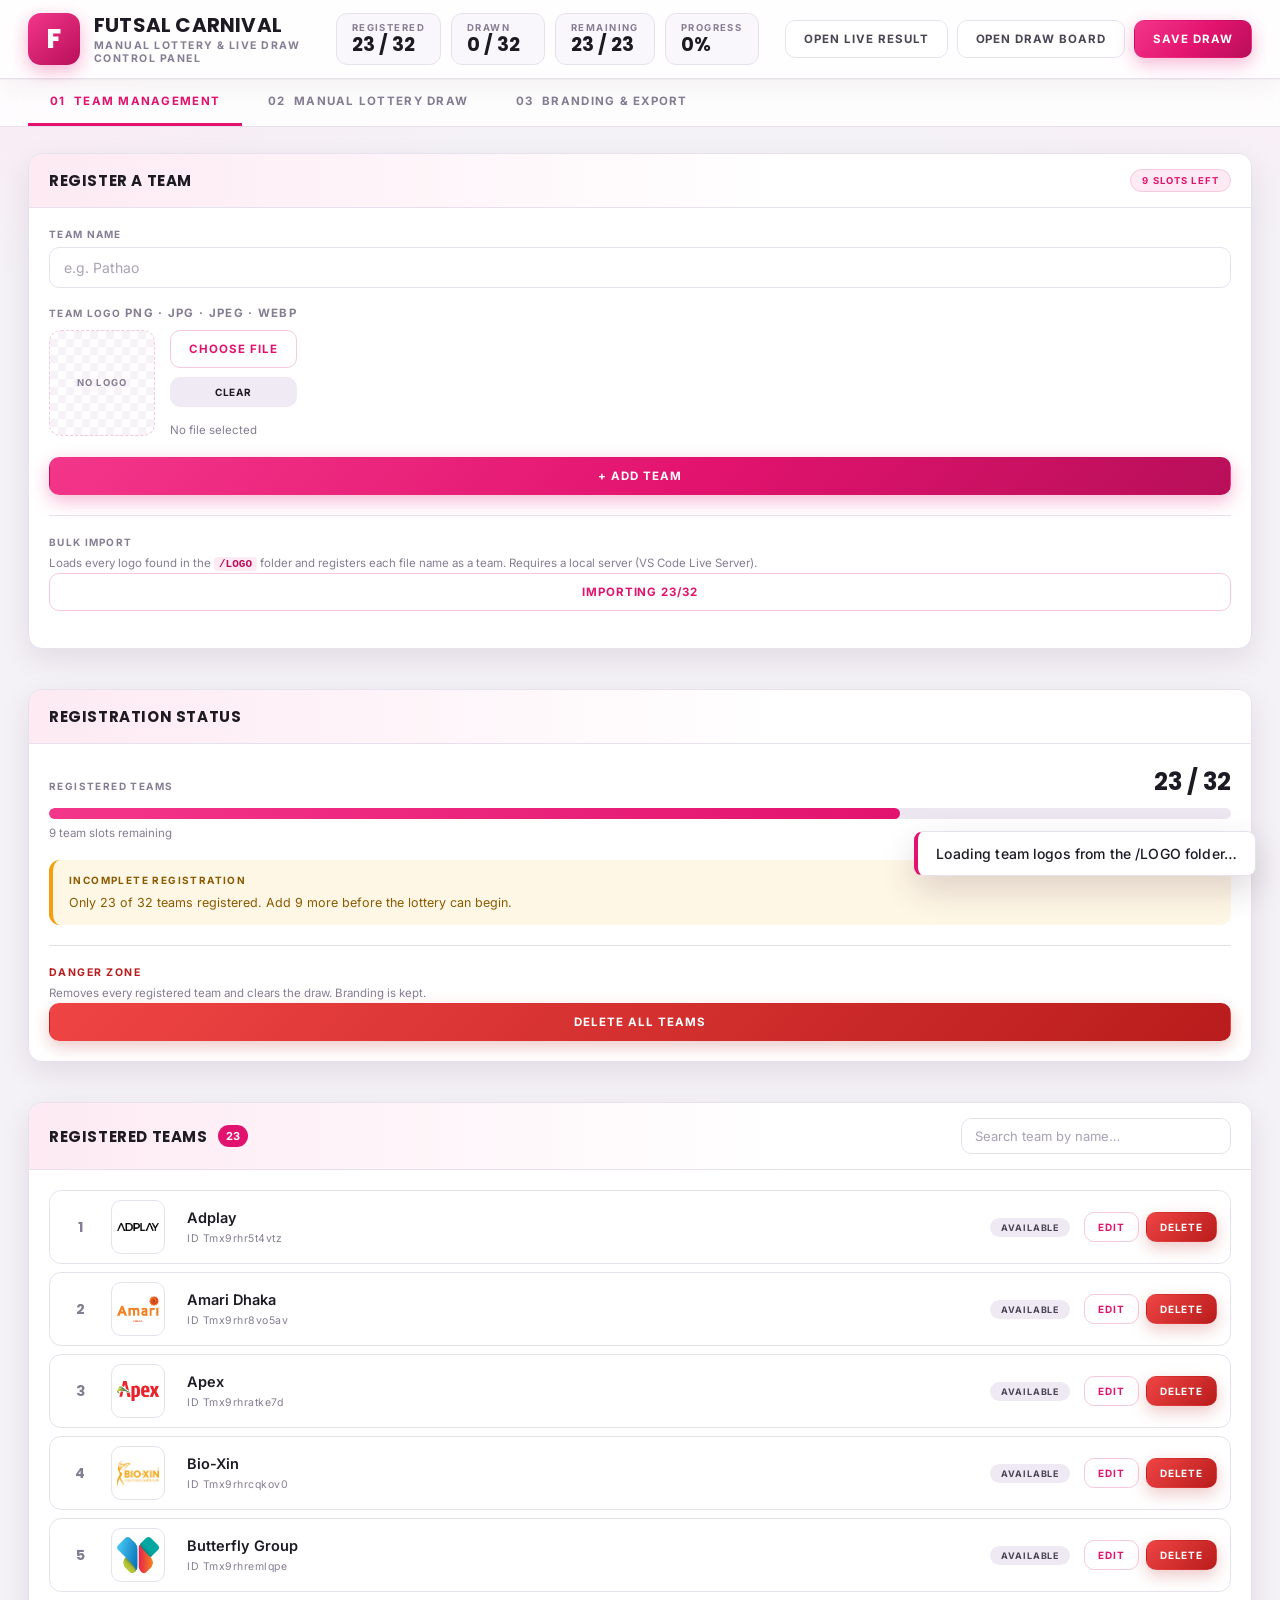
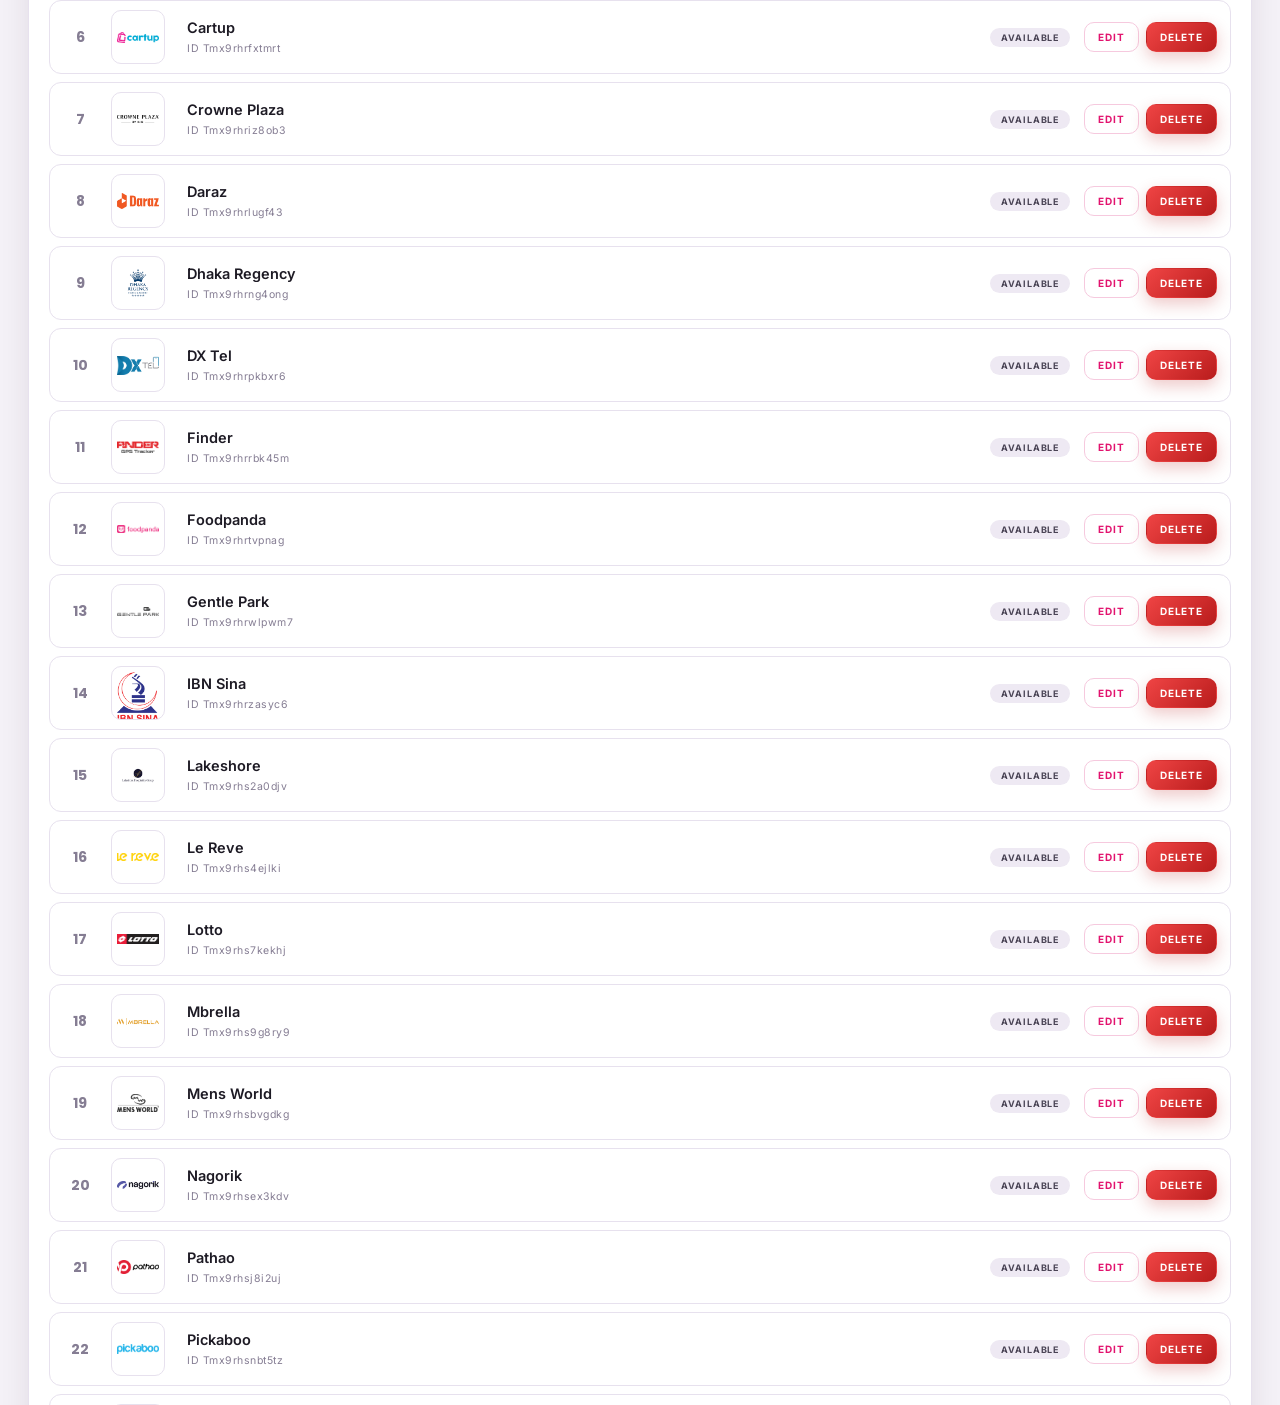
<file: index.html>
<!DOCTYPE html>
<html lang="en">
<head>
<meta charset="UTF-8">
<meta name="viewport" content="width=device-width, initial-scale=1.0">
<title>Futsal Tournament — Lottery Control Panel</title>
<link rel="stylesheet" href="css/common.css">
<link rel="stylesheet" href="css/admin.css">
</head>
<body class="admin">

<!-- ============================================================= -->
<!--  TOP BAR                                                      -->
<!-- ============================================================= -->
<header class="topbar">
  <div class="brand">
    <div class="brand-mark" id="brandMark">
      <img class="logo-fit hidden" id="brandMarkImg" alt="">
      <span id="brandMarkFallback">F</span>
    </div>
    <div class="brand-text">
      <h1 id="brandTitle">FUTSAL CARNIVAL</h1>
      <p>MANUAL LOTTERY &amp; LIVE DRAW CONTROL PANEL</p>
    </div>
  </div>

  <div class="topbar-stats">
    <div class="stat">
      <span class="stat-label">REGISTERED</span>
      <span class="stat-value" id="statRegistered">0 / 32</span>
    </div>
    <div class="stat">
      <span class="stat-label">DRAWN</span>
      <span class="stat-value" id="statSelected">0 / 32</span>
    </div>
    <div class="stat">
      <span class="stat-label">REMAINING</span>
      <span class="stat-value" id="statRemaining">0</span>
    </div>
    <div class="stat">
      <span class="stat-label">PROGRESS</span>
      <span class="stat-value" id="statProgress">0%</span>
    </div>
  </div>

  <div class="topbar-actions">
    <button class="btn btn-ghost" id="btnOpenLive">OPEN LIVE RESULT</button>
    <button class="btn btn-ghost" id="btnOpenBoard">OPEN DRAW BOARD</button>
    <button class="btn btn-pink" id="btnSaveTop">SAVE DRAW</button>
  </div>
</header>

<!-- ============================================================= -->
<!--  TABS                                                         -->
<!-- ============================================================= -->
<nav class="tabs" role="tablist">
  <button class="tab is-active" data-tab="teams"    role="tab">01 &nbsp;TEAM MANAGEMENT</button>
  <button class="tab"           data-tab="lottery"  role="tab">02 &nbsp;MANUAL LOTTERY DRAW</button>
  <button class="tab"           data-tab="branding" role="tab">03 &nbsp;BRANDING &amp; EXPORT</button>
</nav>

<main class="shell">

  <!-- ========================================================== -->
  <!--  TAB 1 : TEAM MANAGEMENT                                   -->
  <!-- ========================================================== -->
  <section class="panel-page is-active" data-page="teams">

    <div class="grid-2">
      <!-- -------- registration form -------- -->
      <div class="card">
        <div class="card-head">
          <h2>REGISTER A TEAM</h2>
          <span class="chip" id="chipSlots">32 SLOTS</span>
        </div>

        <div class="card-body">
          <div class="field">
            <label for="teamName">TEAM NAME</label>
            <input type="text" id="teamName" maxlength="40" placeholder="e.g. Pathao" autocomplete="off">
          </div>

          <div class="field">
            <label for="teamLogoInput">TEAM LOGO <span class="hint">PNG · JPG · JPEG · WEBP</span></label>
            <div class="upload-row">
              <div class="upload-preview" id="logoPreview">
                <span>NO LOGO</span>
              </div>
              <div class="upload-actions">
                <input type="file" id="teamLogoInput" accept="image/png,image/jpeg,image/jpg,image/webp" class="sr-only">
                <button class="btn btn-outline" id="btnPickLogo">CHOOSE FILE</button>
                <button class="btn btn-mini" id="btnClearLogo">CLEAR</button>
                <p class="hint" id="logoFileName">No file selected</p>
              </div>
            </div>
          </div>

          <button class="btn btn-pink btn-block" id="btnAddTeam">+ ADD TEAM</button>

          <hr class="soft-rule">

          <div class="field">
            <label>BULK IMPORT</label>
            <p class="hint">
              Loads every logo found in the <code>/LOGO</code> folder and registers each
              file name as a team. Requires a local server (VS Code Live Server).
            </p>
            <button class="btn btn-outline btn-block" id="btnImportFolder">IMPORT LOGO FOLDER</button>
          </div>
        </div>
      </div>

      <!-- -------- registration progress -------- -->
      <div class="card">
        <div class="card-head">
          <h2>REGISTRATION STATUS</h2>
        </div>
        <div class="card-body">
          <div class="big-progress">
            <div class="big-progress-top">
              <span>REGISTERED TEAMS</span>
              <strong id="regProgressText">0 / 32</strong>
            </div>
            <div class="bar"><div class="bar-fill" id="regProgressBar"></div></div>
            <p class="hint" id="regRemainingText">32 team slots remaining</p>
          </div>

          <div class="notice warn" id="regWarning">
            <strong>INCOMPLETE REGISTRATION</strong>
            <span id="regWarningText">Register all 32 teams before the lottery can begin.</span>
          </div>

          <div class="notice ok hidden" id="regReady">
            <strong>READY</strong>
            <span>All 32 teams are registered. Open the <em>MANUAL LOTTERY DRAW</em> tab to begin.</span>
          </div>

          <hr class="soft-rule">

          <div class="danger-zone">
            <h3>DANGER ZONE</h3>
            <p class="hint">Removes every registered team and clears the draw. Branding is kept.</p>
            <button class="btn btn-danger btn-block" id="btnClearTeams">DELETE ALL TEAMS</button>
          </div>
        </div>
      </div>
    </div>

    <!-- -------- registered team list -------- -->
    <div class="card">
      <div class="card-head">
        <h2>REGISTERED TEAMS <span class="count-badge" id="teamListCount">0</span></h2>
        <div class="search-wrap">
          <input type="search" id="teamSearch" placeholder="Search team by name…" autocomplete="off">
        </div>
      </div>
      <div class="card-body">
        <div class="team-table" id="teamList"></div>
        <p class="empty-state hidden" id="teamListEmpty">No teams registered yet. Add your first team above.</p>
      </div>
    </div>
  </section>

  <!-- ========================================================== -->
  <!--  TAB 2 : MANUAL LOTTERY DRAW                               -->
  <!-- ========================================================== -->
  <section class="panel-page" data-page="lottery">

    <!-- next-selection banner -->
    <div class="next-banner" id="nextBanner">
      <div class="next-left">
        <span class="next-kicker">NEXT SELECTION</span>
        <div class="next-main">
          <span class="next-match" id="nextMatchLabel">MATCH-01</span>
          <span class="next-arrow">&rarr;</span>
          <span class="next-side" id="nextSideLabel">LEFT TEAM</span>
        </div>
        <p class="next-note" id="nextNote">Click a team logo below to place it.</p>
      </div>

      <div class="next-right">
        <div class="ring" id="progressRing">
          <svg viewBox="0 0 120 120" aria-hidden="true">
            <circle class="ring-track" cx="60" cy="60" r="52"></circle>
            <circle class="ring-value" cx="60" cy="60" r="52" id="ringValue"></circle>
          </svg>
          <div class="ring-text">
            <strong id="lotteryProgressPct">0%</strong>
            <span>DRAWN</span>
          </div>
        </div>
      </div>
    </div>

    <!-- lock overlay shown until 32 teams exist -->
    <div class="lock-note" id="lotteryLock">
      <strong>LOTTERY LOCKED</strong>
      <span id="lotteryLockText">Exactly 32 registered teams are required. </span>
      <button class="btn btn-outline btn-mini" data-goto-tab="teams">GO TO TEAM MANAGEMENT</button>
    </div>

    <!-- control buttons -->
    <div class="control-bar">
      <button class="btn btn-outline" id="btnUndo">&#8630; UNDO LAST SELECTION</button>
      <button class="btn btn-warn"   id="btnReset">RESET DRAW</button>
      <button class="btn btn-pink"   id="btnSave">SAVE DRAW</button>
      <span class="control-sep"></span>
      <button class="btn btn-ghost" id="btnOpenLive2">OPEN LIVE RESULT</button>
      <button class="btn btn-ghost" id="btnOpenBoard2">OPEN DRAW BOARD</button>
      <span class="save-stamp" id="saveStamp"></span>
    </div>

    <div class="grid-sel">
      <!-- -------- selection grid -------- -->
      <div class="card">
        <div class="card-head">
          <h2>TEAM SELECTION PANEL</h2>
          <div class="legend">
            <span class="legend-item"><i class="dot av"></i>AVAILABLE</span>
            <span class="legend-item"><i class="dot sel"></i>SELECTED</span>
          </div>
        </div>
        <div class="card-body">
          <div class="selection-grid" id="selectionGrid"></div>
        </div>
      </div>

      <!-- -------- 16-match overview -------- -->
      <div class="card">
        <div class="card-head">
          <h2>DRAW OVERVIEW</h2>
          <span class="chip">16 MATCHES</span>
        </div>
        <div class="card-body">
          <div class="match-overview" id="matchOverview"></div>
        </div>
      </div>
    </div>
  </section>

  <!-- ========================================================== -->
  <!--  TAB 3 : BRANDING & EXPORT                                 -->
  <!-- ========================================================== -->
  <section class="panel-page" data-page="branding">

    <div class="grid-2">
      <div class="card">
        <div class="card-head"><h2>TOURNAMENT IDENTITY</h2></div>
        <div class="card-body">
          <div class="field">
            <label for="brandTournamentName">TOURNAMENT NAME</label>
            <input type="text" id="brandTournamentName" maxlength="46" placeholder="FUTSAL CARNIVAL">
          </div>
          <div class="field">
            <label for="brandSubtitle">SUBTITLE</label>
            <input type="text" id="brandSubtitle" maxlength="52" placeholder="DHAKA 2026">
          </div>
          <div class="field">
            <label for="brandRoundTitle">DRAW BOARD TITLE</label>
            <input type="text" id="brandRoundTitle" maxlength="28" placeholder="First Round">
          </div>
          <button class="btn btn-pink btn-block" id="btnSaveBranding">SAVE IDENTITY</button>
        </div>
      </div>

      <div class="card">
        <div class="card-head"><h2>GRAPHICS</h2></div>
        <div class="card-body brand-uploads">

          <!-- tournament logo -->
          <div class="brand-row">
            <div class="brand-prev logo" id="previewTournamentLogo"><span>NO LOGO</span></div>
            <div class="brand-meta">
              <h3>TOURNAMENT LOGO</h3>
              <p class="hint">Shown on Screen 02 and Screen 03. Transparent PNG recommended.</p>
              <div class="btn-row">
                <input type="file" id="inputTournamentLogo" accept="image/png,image/jpeg,image/jpg,image/webp" class="sr-only">
                <button class="btn btn-outline btn-mini" data-upload="inputTournamentLogo">UPLOAD</button>
                <button class="btn btn-mini" data-remove="logoKey">REMOVE</button>
              </div>
            </div>
          </div>

          <!-- live result background -->
          <div class="brand-row">
            <div class="brand-prev" id="previewLiveBg"><span>DEFAULT</span></div>
            <div class="brand-meta">
              <h3>LIVE RESULT BACKGROUND</h3>
              <p class="hint">Screen 02 stadium backdrop. Best at 1920&times;1080.</p>
              <div class="btn-row">
                <input type="file" id="inputLiveBg" accept="image/png,image/jpeg,image/jpg,image/webp" class="sr-only">
                <button class="btn btn-outline btn-mini" data-upload="inputLiveBg">UPLOAD</button>
                <button class="btn btn-mini" data-remove="liveBgKey">REMOVE</button>
              </div>
            </div>
          </div>

          <!-- draw board background -->
          <div class="brand-row">
            <div class="brand-prev" id="previewBoardBg"><span>DEFAULT</span></div>
            <div class="brand-meta">
              <h3>DRAW BOARD BACKGROUND</h3>
              <p class="hint">Screen 03 stadium backdrop. Best at 1920&times;1080.</p>
              <div class="btn-row">
                <input type="file" id="inputBoardBg" accept="image/png,image/jpeg,image/jpg,image/webp" class="sr-only">
                <button class="btn btn-outline btn-mini" data-upload="inputBoardBg">UPLOAD</button>
                <button class="btn btn-mini" data-remove="boardBgKey">REMOVE</button>
              </div>
            </div>
          </div>

        </div>
      </div>
    </div>

    <div class="card">
      <div class="card-head">
        <h2>FULL HD PNG EXPORT</h2>
        <span class="chip">1920 &times; 1080</span>
      </div>
      <div class="card-body">
        <p class="hint">
          Both exports are rendered on a dedicated 1920&times;1080 canvas, so no admin
          control, button or browser UI can ever appear in the saved image.
        </p>
        <div class="export-row">
          <button class="btn btn-pink" id="btnExportLive">EXPORT LIVE RESULT PNG</button>
          <button class="btn btn-pink" id="btnExportBoard">EXPORT DRAW BOARD PNG</button>
          <button class="btn btn-outline" id="btnExportJSON">BACKUP DRAW (JSON)</button>
        </div>
      </div>
    </div>
  </section>
</main>

<!-- ============================================================= -->
<!--  EDIT TEAM MODAL                                              -->
<!-- ============================================================= -->
<div class="modal-host hidden" id="editModal">
  <div class="modal">
    <h2>EDIT TEAM</h2>
    <div class="field">
      <label for="editName">TEAM NAME</label>
      <input type="text" id="editName" maxlength="40">
    </div>
    <div class="field">
      <label>TEAM LOGO</label>
      <div class="upload-row">
        <div class="upload-preview" id="editPreview"><span>NO LOGO</span></div>
        <div class="upload-actions">
          <input type="file" id="editLogoInput" accept="image/png,image/jpeg,image/jpg,image/webp" class="sr-only">
          <button class="btn btn-outline" id="btnEditPick">REPLACE LOGO</button>
          <p class="hint" id="editFileName">Current logo kept</p>
        </div>
      </div>
    </div>
    <div class="modal-actions">
      <button class="btn btn-ghost" id="btnEditCancel">CANCEL</button>
      <button class="btn btn-pink"  id="btnEditSave">SAVE CHANGES</button>
    </div>
  </div>
</div>

<!-- ============================================================= -->
<!--  CONFIRM MODAL                                                -->
<!-- ============================================================= -->
<div class="modal-host hidden" id="confirmModal">
  <div class="modal narrow">
    <h2 id="confirmTitle">CONFIRM</h2>
    <p id="confirmBody">Are you sure?</p>
    <div class="modal-actions">
      <button class="btn btn-ghost"  id="btnConfirmNo">CANCEL</button>
      <button class="btn btn-danger" id="btnConfirmYes">CONFIRM</button>
    </div>
  </div>
</div>

<div class="toast-host" id="toastHost"></div>

<!-- scripts: order matters -->
<script src="js/logo-manifest.js"></script>
<script src="js/database.js"></script>
<script src="js/storage.js"></script>
<script src="js/ui.js"></script>
<script src="js/scene.js"></script>
<script src="js/export.js"></script>
<script src="js/teams.js"></script>
<script src="js/lottery.js"></script>
<script src="js/branding.js"></script>
<script src="js/admin.js"></script>
</body>
</html>
</file>
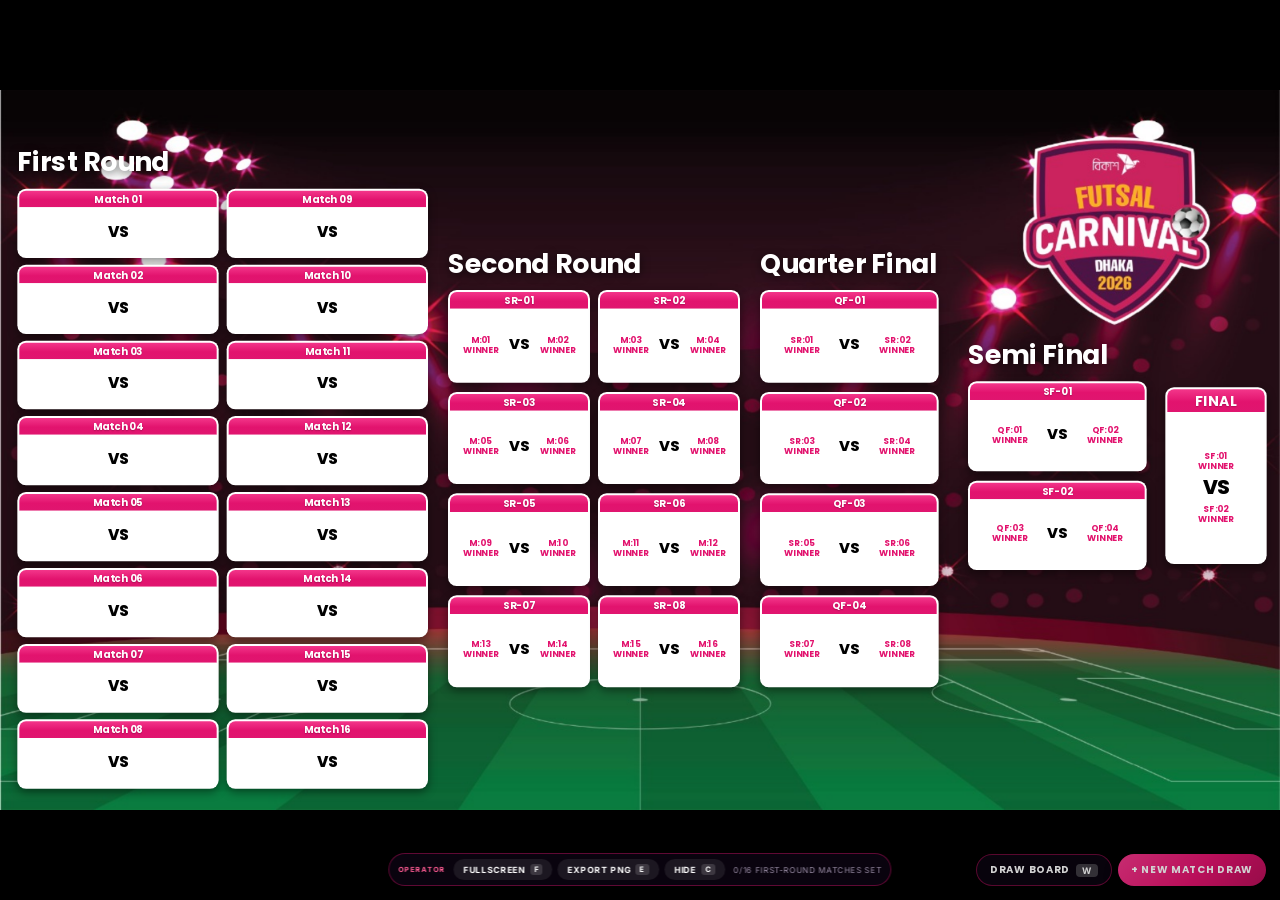
<file: bracket.html>
<!DOCTYPE html>
<html lang="en">
<head>
<meta charset="UTF-8">
<meta name="viewport" content="width=device-width, initial-scale=1.0">
<title>Full Tournament Bracket — Futsal Carnival</title>
<link rel="stylesheet" href="css/common.css">
<link rel="stylesheet" href="css/bracket.css">
</head>
<body class="presentation">

<div class="stage-host">
  <!-- authored at exactly 1920 x 1080, then uniformly scaled -->
  <div class="stage" id="stage">

    <!-- ---------- background: the same artwork plate ---------- -->
    <canvas class="scene-canvas" id="sceneCanvas" width="1920" height="1080"></canvas>
    <img class="bg-image hidden" id="bgImage" alt="">
    <div class="bg-dim hidden" id="bgDim"></div>

    <!-- tournament logo: only when the operator uploaded one -->
    <img class="br-tlogo hidden" id="tLogo" alt="">
    <span class="hidden" id="tName"></span>

    <!-- ---------- ROUND 1 : the 16 drawn matches ---------- -->
    <div class="br-head" id="headR1">
      <h2 id="titleR1">First Round</h2>
      
    </div>
    <div class="br-grid r1" id="gridR1"></div>

    <!-- ---------- ROUND 2 ---------- -->
    <div class="br-head" id="headR2">
      <h2>Second Round</h2>
      
    </div>
    <div class="br-grid r2" id="gridR2"></div>

    <!-- ---------- QUARTER FINAL ---------- -->
    <div class="br-head" id="headQF">
      <h2>Quarter Final</h2>
      
    </div>
    <div class="br-grid qf" id="gridQF"></div>

    <!-- ---------- SEMI FINAL ---------- -->
    <div class="br-head" id="headSF">
      <h2>Semi Final</h2>
      
    </div>
    <div class="br-grid sf" id="gridSF"></div>

    <!-- ---------- FINAL ---------- -->
    <div class="br-final" id="gridFinal"></div>
  </div>
</div>

<!-- flow buttons -->
<div class="flow-bar" id="flowBar">
  <button class="flow-btn ghost" id="btnFlowBoard">DRAW BOARD <kbd>W</kbd></button>
  <button class="flow-btn" id="btnFlowNew">+ NEW MATCH DRAW</button>
</div>

<!-- operator strip -->
<div class="op-strip" id="opStrip">
  <span class="op-tag">OPERATOR</span>
  <button class="op-btn" id="btnFull">FULLSCREEN <kbd>F</kbd></button>
  <button class="op-btn" id="btnExport">EXPORT PNG <kbd>E</kbd></button>
  <button class="op-btn" id="btnHide">HIDE <kbd>C</kbd></button>
  <span class="op-state" id="opState">—</span>
</div>

<div class="toast-host" id="toastHost"></div>

<script src="js/database.js"></script>
<script src="js/storage.js"></script>
<script src="js/ui.js"></script>
<script src="js/scene.js"></script>
<script src="js/export.js"></script>
<script src="js/bracket.js"></script>
</body>
</html>
</file>
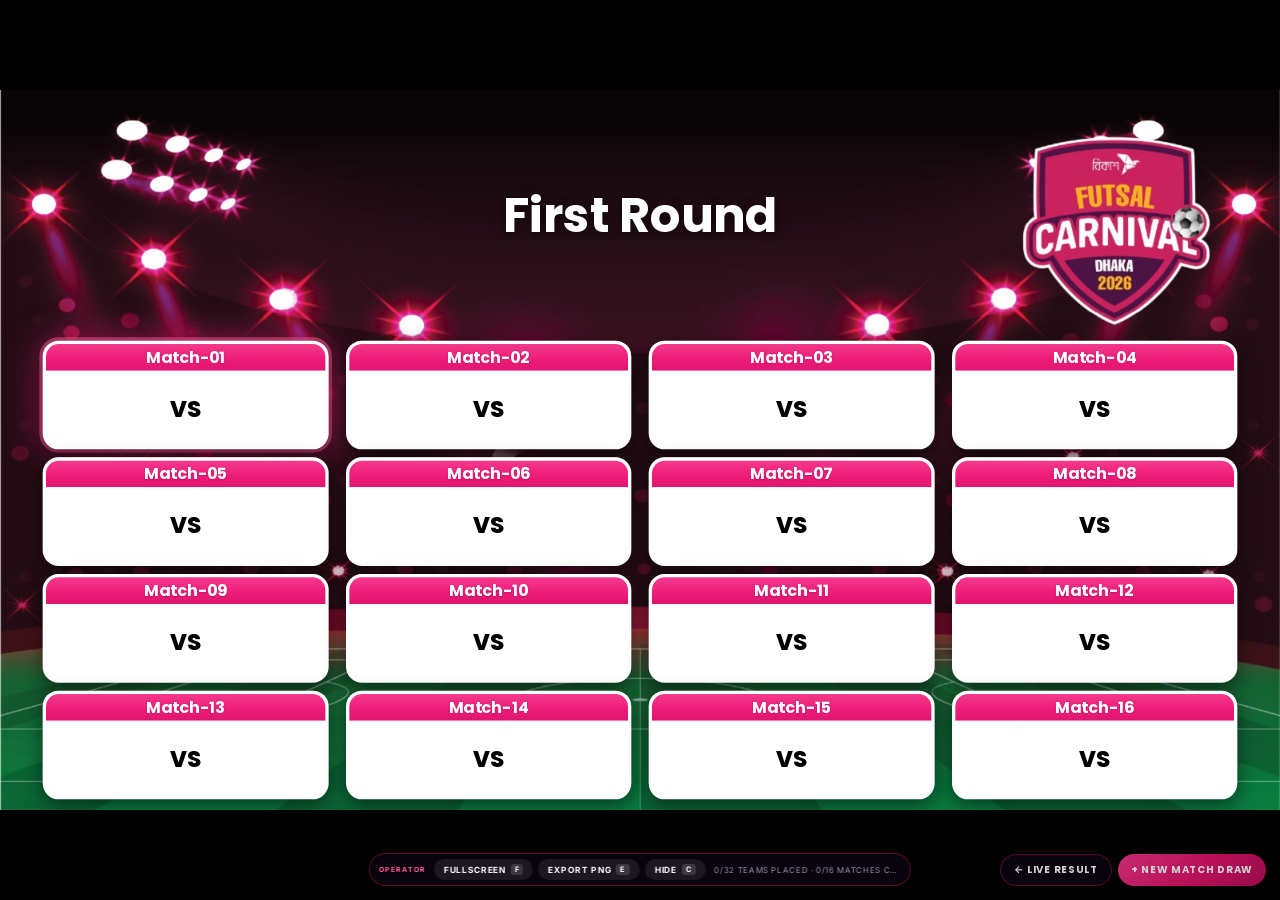
<file: draw-board.html>
<!DOCTYPE html>
<html lang="en">
<head>
<meta charset="UTF-8">
<meta name="viewport" content="width=device-width, initial-scale=1.0">
<title>Complete Draw Board — Futsal Tournament</title>
<link rel="stylesheet" href="css/common.css">
<link rel="stylesheet" href="css/draw-board.css">
</head>
<body class="presentation">

<div class="stage-host">
  <!-- authored at exactly 1920 x 1080, then uniformly scaled -->
  <div class="stage" id="stage">

    <!-- ---------- background ----------
         The default arena + futsal pitch is painted by the SAME routine
         that the PNG exporter uses, so the screen and the export are
         pixel-identical. A custom uploaded background replaces it. -->
    <canvas class="scene-canvas" id="sceneCanvas" width="1920" height="1080"></canvas>
    <img class="bg-image hidden" id="bgImage" alt="">
    <div class="bg-dim hidden" id="bgDim"></div>

    <!-- ---------- title block (matches the artwork) ---------- -->
    <div class="db-title">
      <h1 id="roundTitle">First Round</h1>
    </div>

    <!-- ---------- tournament logo: only when one was uploaded,
         otherwise the artwork plate already carries the shield -------->
    <img class="db-tlogo hidden" id="tLogo" alt="">
    <span class="hidden" id="tName"></span>

    <!-- ---------- 16 match cards (4 columns x 4 rows) ---------- -->
    <div class="db-grid" id="boardGrid"></div>
  </div>
</div>

<!-- Presentation flow: back to the control panel for the next match -->
<div class="flow-bar" id="flowBar">
  <button class="flow-btn ghost" id="btnFlowLive">&larr; LIVE RESULT</button>
  <button class="flow-btn ghost hidden" id="btnFlowBracket">FULL BRACKET <kbd>W</kbd></button>
  <button class="flow-btn" id="btnFlowNew">+ NEW MATCH DRAW</button>
</div>

<!-- =============================================================
     OPERATOR STRIP — hidden from the audience, never exported
     ============================================================= -->
<div class="op-strip" id="opStrip">
  <span class="op-tag">OPERATOR</span>
  <button class="op-btn" id="btnFull">FULLSCREEN <kbd>F</kbd></button>
  <button class="op-btn" id="btnExport">EXPORT PNG <kbd>E</kbd></button>
  <button class="op-btn" id="btnHide">HIDE <kbd>C</kbd></button>
  <span class="op-state" id="opState">—</span>
</div>

<div class="toast-host" id="toastHost"></div>

<script src="js/database.js"></script>
<script src="js/storage.js"></script>
<script src="js/ui.js"></script>
<script src="js/scene.js"></script>
<script src="js/export.js"></script>
<script src="js/draw-board.js"></script>
</body>
</html>
</file>
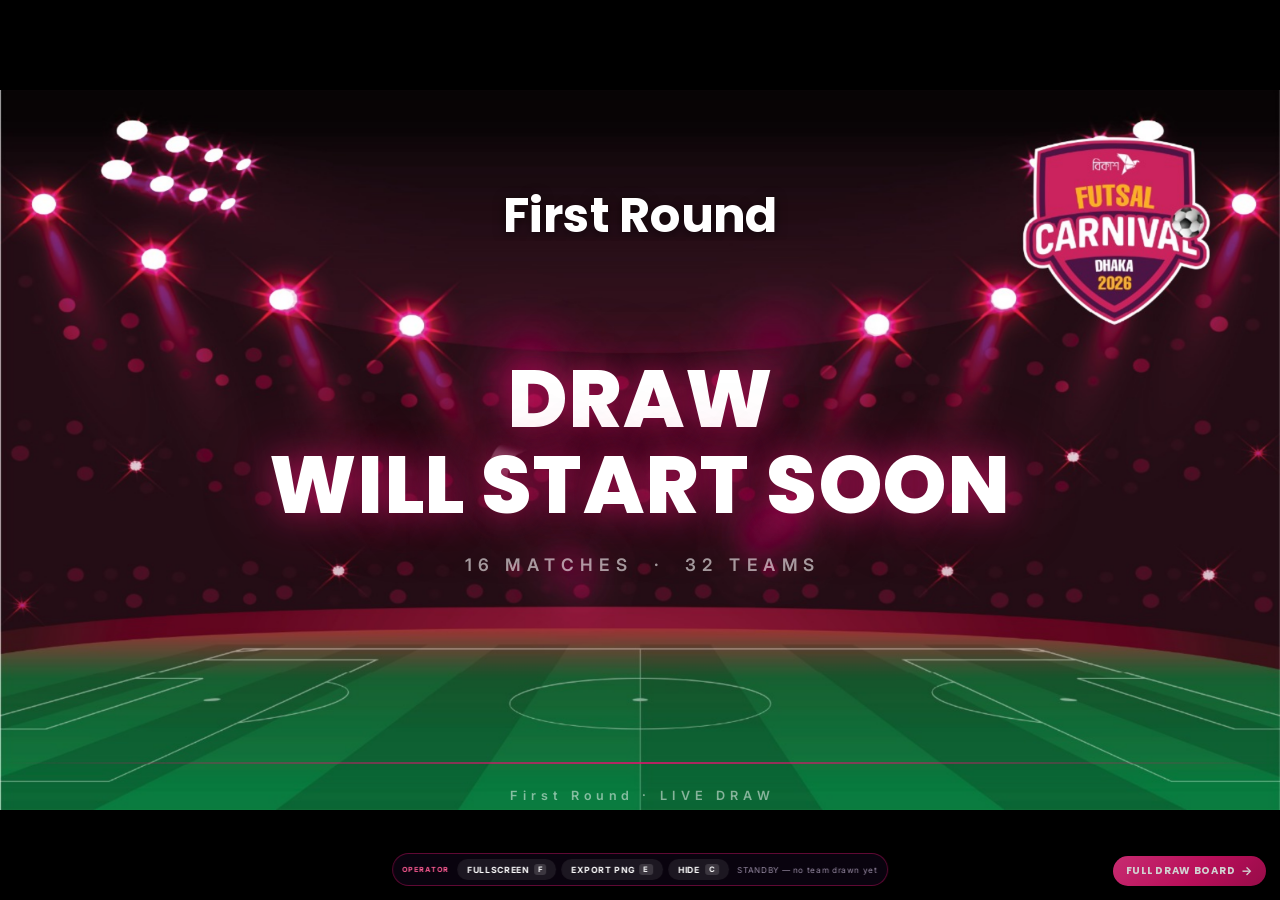
<file: live-result.html>
<!DOCTYPE html>
<html lang="en">
<head>
<meta charset="UTF-8">
<meta name="viewport" content="width=device-width, initial-scale=1.0">
<title>Live Match Result — Futsal Draw</title>
<link rel="stylesheet" href="css/common.css">
<link rel="stylesheet" href="css/live-result.css">
</head>
<body class="presentation">

<div class="stage-host">
  <!-- authored at exactly 1920 x 1080, then uniformly scaled -->
  <div class="stage" id="stage">

    <!-- ---------- background ----------
         Painted by the SAME routine the PNG exporter uses (js/scene.js),
         so the screen and the exported image are identical. -->
    <canvas class="scene-canvas" id="sceneCanvas" width="1920" height="1080"></canvas>
    <img class="bg-image hidden" id="bgImage" alt="">
    <div class="bg-dim hidden" id="bgDim"></div>

    <!-- ---------- header (matches the artwork) ---------- -->
    <div class="db-title">
      <h1 id="roundTitle">First Round</h1>
    </div>

    <img class="lr-tlogo hidden" id="tLogo" alt="">
    <span class="hidden" id="tName"></span>

    <!-- ---------- standby state ---------- -->
    <div class="lr-idle" id="idleBlock">
      <h2>DRAW<br>WILL START SOON</h2>
      <p>16 MATCHES &nbsp;·&nbsp; 32 TEAMS</p>
    </div>

    <!-- ---------- the one live match, as a single enlarged card ---------- -->
    <div class="lr-card hidden" id="matchCard">
      <div class="lr-strip" id="matchStrip">Match-01</div>
      <div class="lr-cardbody">

        <!-- LEFT TEAM -->
        <div class="lr-slot" id="slotLeft">
          <img class="hidden" id="logoLeft" alt="">
          <span class="ini" id="initialsLeft"></span>
        </div>

        <div class="lr-vs">VS</div>

        <!-- RIGHT TEAM -->
        <div class="lr-slot" id="slotRight">
          <img class="hidden" id="logoRight" alt="">
          <span class="ini" id="initialsRight"></span>
        </div>

        <!-- waiting placeholder, swapped in for the right slot -->
        <div class="lr-slot waiting hidden" id="slotWaiting">
          <span class="wait-text">WAITING<br>FOR<br>OPPONENT</span>
        </div>
      </div>
    </div>

    <!-- ---------- footer ---------- -->
    <div class="lr-foot"><span id="footText">First Round &nbsp;·&nbsp; LIVE DRAW</span></div>
  </div>
</div>

<!-- Presentation flow: on to the complete draw board -->
<div class="flow-bar" id="flowBar">
  <button class="flow-btn" id="btnFlowNext">FULL DRAW BOARD <span>&rarr;</span></button>
</div>

<!-- Appears on its own the moment a match is complete: saves the PNG and
     clears the card so the next match can be drawn. Never exported. -->
<div class="next-bar hidden-ui" id="nextBar">
  <button class="next-btn" id="btnDownloadNext">
    <span class="dl">&#8595;</span> DOWNLOAD &amp; NEXT MATCH <kbd>D</kbd>
  </button>
</div>

<!-- =============================================================
     OPERATOR STRIP
     Hidden by default so the screen stays clean for the audience.
     Move the mouse (or press C) to reveal; it is never part of the
     exported PNG because exports are drawn on a separate canvas.
     ============================================================= -->
<div class="op-strip" id="opStrip">
  <span class="op-tag">OPERATOR</span>
  <button class="op-btn" id="btnFull">FULLSCREEN <kbd>F</kbd></button>
  <button class="op-btn" id="btnExport">EXPORT PNG <kbd>E</kbd></button>
  <button class="op-btn" id="btnHide">HIDE <kbd>C</kbd></button>
  <span class="op-state" id="opState">—</span>
</div>

<div class="toast-host" id="toastHost"></div>

<script src="js/database.js"></script>
<script src="js/storage.js"></script>
<script src="js/ui.js"></script>
<script src="js/scene.js"></script>
<script src="js/export.js"></script>
<script src="js/live-result.js"></script>
</body>
</html>
</file>
<file: css/common.css>
/* =====================================================================
   common.css  --  Shared design system for all three screens
   ---------------------------------------------------------------------
   Palette : deep black / dark burgundy / bright pink / white
   Type    : condensed sports display + clean UI sans
   Also holds the procedural "stadium" background used as the default
   when the administrator has not uploaded a custom image.
   ===================================================================== */

@import url('https://fonts.googleapis.com/css2?family=Barlow+Condensed:wght@400;500;600;700&family=Teko:wght@500;600;700&family=Inter:wght@400;500;600;700&family=Poppins:wght@600;700;800&display=swap');

:root {
  /* ---- core palette ---- */
  --black:        #05030a;
  --black-2:      #0b0610;
  --black-3:      #120a18;
  --burgundy:     #4a0a24;
  --burgundy-2:   #6d0f33;
  --burgundy-3:   #2a0414;
  --pink:         #ff1b6b;
  --pink-2:       #ff5c94;
  --pink-glow:    rgba(255, 27, 107, .55);

  /* ---- bKash brand ---- */
  --bk-pink:      #e2136e;   /* bKash primary */
  --bk-pink-lt:   #f3368a;
  --bk-pink-dk:   #b80f59;
  --bk-tint:      #fdeaf3;   /* 8% pink wash */
  --bk-tint-2:    #fbd7e8;

  /* ---- draw-board reference palette (matches the artwork brief) ---- */
  --ref-pink:     #e2136e;
  --vs-ink:       #000000;   /* the VS on every match card */
  --ref-pink-2:   #f3368a;
  --ref-pink-dk:  #b80f59;
  --pitch:        #18823d;

  /* ---- light UI surfaces (Screen 01) ---- */
  --l-bg:         #f4f1f7;
  --l-surface:    #ffffff;
  --l-surface-2:  #faf7fc;
  --l-border:     #e7e1ee;
  --l-border-2:   #f6c9de;
  --l-text:       #1d1a24;
  --l-text-2:     #4a4455;
  --l-muted:      #857d93;
  --l-shadow:     0 10px 30px rgba(45, 12, 32, .09);
  --l-shadow-2:   0 2px 8px rgba(45, 12, 32, .06);
  --white:        #ffffff;
  --mist:         #e8e2ec;
  --muted:        #9c8fa8;
  --line:         rgba(255, 255, 255, .10);
  --line-2:       rgba(255, 27, 107, .30);

  /* ---- panel surfaces ---- */
  --panel:        rgba(18, 10, 24, .82);
  --panel-2:      rgba(28, 14, 34, .70);
  --panel-solid:  #140b1c;

  /* ---- type ---- */
  --display: 'Teko', 'Barlow Condensed', 'Arial Narrow', Impact, sans-serif;
  --cond:    'Barlow Condensed', 'Arial Narrow', Impact, sans-serif;
  --ui:      'Inter', 'Segoe UI', system-ui, -apple-system, sans-serif;
  --board:   'Poppins', 'Inter', 'Segoe UI', system-ui, sans-serif;

  /* ---- misc ---- */
  --radius:   14px;
  --radius-s: 9px;
  --shadow:   0 18px 48px rgba(0, 0, 0, .55);
  --ease:     cubic-bezier(.22, .61, .36, 1);
}

* { box-sizing: border-box; }

html, body {
  margin: 0;
  padding: 0;
  background: var(--black);
  color: var(--white);
  font-family: var(--ui);
  -webkit-font-smoothing: antialiased;
  text-rendering: optimizeLegibility;
}

img { display: block; }
button { font-family: inherit; cursor: pointer; }
input, select, textarea { font-family: inherit; }

/* =====================================================================
   DEFAULT STADIUM BACKDROP
   Pure CSS so the app looks finished before any upload happens.
   Layer order: roof lights -> crowd haze -> pink floods -> deep base
   ===================================================================== */
.stadium-bg {
  position: absolute;
  inset: 0;
  overflow: hidden;
  background:
    radial-gradient(120% 80% at 50% -10%, #3d0a1f 0%, #1a0510 42%, var(--black) 100%),
    linear-gradient(180deg, #16040d 0%, #05030a 100%);
}

/* soft ceiling light bloom */
.stadium-bg::before {
  content: '';
  position: absolute;
  inset: 0;
  background:
    radial-gradient(42% 30% at 16% 0%,  rgba(255, 255, 255, .22), transparent 70%),
    radial-gradient(42% 30% at 50% -4%, rgba(255, 180, 210, .20), transparent 70%),
    radial-gradient(42% 30% at 84% 0%,  rgba(255, 255, 255, .22), transparent 70%),
    radial-gradient(70% 50% at 50% 108%, var(--pink-glow), transparent 72%);
  filter: blur(2px);
}

/* angled stadium light beams */
.stadium-bg::after {
  content: '';
  position: absolute;
  inset: -20% -10% 0 -10%;
  background:
    linear-gradient(104deg, transparent 18%, rgba(255, 255, 255, .085) 20%, transparent 23%),
    linear-gradient(94deg,  transparent 38%, rgba(255, 27, 107, .13)  40%, transparent 44%),
    linear-gradient(76deg,  transparent 58%, rgba(255, 255, 255, .075) 60%, transparent 63%),
    linear-gradient(66deg,  transparent 76%, rgba(255, 27, 107, .11)  78%, transparent 82%);
  pointer-events: none;
}

/* custom uploaded background image sits above the CSS fallback */
.bg-image {
  position: absolute;
  inset: 0;
  width: 100%;
  height: 100%;
  object-fit: cover;
  object-position: center;
}

/* readability scrim over whatever background is active */
.bg-scrim {
  position: absolute;
  inset: 0;
  background:
    linear-gradient(180deg, rgba(5, 3, 10, .78) 0%, rgba(5, 3, 10, .45) 38%, rgba(5, 3, 10, .88) 100%),
    radial-gradient(70% 55% at 50% 50%, transparent 0%, rgba(5, 3, 10, .55) 100%);
  pointer-events: none;
}

/* futsal pitch graphic (centre circle + halfway line + penalty arcs) */
.pitch-graphic {
  position: absolute;
  left: 50%;
  bottom: -6%;
  width: 118%;
  height: 58%;
  transform: translateX(-50%) perspective(900px) rotateX(62deg);
  transform-origin: 50% 100%;
  border: 3px solid rgba(255, 255, 255, .13);
  border-radius: 6px;
  background:
    linear-gradient(90deg, transparent 49.7%, rgba(255, 255, 255, .13) 49.7%, rgba(255, 255, 255, .13) 50.3%, transparent 50.3%),
    repeating-linear-gradient(90deg, rgba(255, 255, 255, .022) 0 7%, transparent 7% 14%);
  pointer-events: none;
}
.pitch-graphic::before {
  content: '';
  position: absolute;
  left: 50%;
  top: 50%;
  width: 26%;
  aspect-ratio: 1;
  transform: translate(-50%, -50%);
  border: 3px solid rgba(255, 255, 255, .13);
  border-radius: 50%;
}

/* =====================================================================
   SHARED TEXT / BADGE PRIMITIVES
   ===================================================================== */
.vs-badge {
  font-family: var(--display);
  font-weight: 700;
  letter-spacing: .02em;
  color: var(--white);
  text-shadow: 0 0 22px var(--pink-glow);
}

.pink-rule {
  height: 3px;
  border: 0;
  background: linear-gradient(90deg, transparent, var(--pink), transparent);
}

.db-slot .ini:empty,
.lr-slot .ini:empty { display: none; }

.logo-fit {
  /* auto size within max bounds keeps the aspect ratio and centres the
     logo even when the parent height is not a resolvable percentage */
  max-width: 100%;
  max-height: 100%;
  width: auto;
  height: auto;
  object-fit: contain;      /* never distort a sponsor logo */
  object-position: center;
}

/* small helper */
.hidden { display: none !important; }
.sr-only {
  position: absolute; width: 1px; height: 1px;
  overflow: hidden; clip: rect(0 0 0 0); white-space: nowrap;
}

/* =====================================================================
   TOAST (used on every screen for non-blocking feedback)
   ===================================================================== */
.toast-host {
  position: fixed;
  z-index: 9999;
  right: 24px;
  bottom: 24px;
  display: flex;
  flex-direction: column;
  gap: 10px;
  pointer-events: none;
}
.toast {
  min-width: 240px;
  max-width: 420px;
  padding: 13px 18px;
  border-radius: var(--radius-s);
  background: var(--panel-solid);
  border: 1px solid var(--line-2);
  border-left: 4px solid var(--pink);
  box-shadow: var(--shadow);
  font-size: 14px;
  font-weight: 500;
  letter-spacing: .01em;
  animation: toast-in .28s var(--ease);
}
.toast.err  { border-left-color: #ff4d4d; }
.toast.ok   { border-left-color: #2fd47a; }

/* light variant for the admin dashboard */
body.admin .toast {
  background: var(--l-surface);
  color: var(--l-text);
  border: 1px solid var(--l-border);
  border-left: 4px solid var(--bk-pink);
  box-shadow: 0 14px 34px rgba(45, 12, 32, .16);
}
body.admin .toast.err { border-left-color: #d92d20; }
body.admin .toast.ok  { border-left-color: #12a150; }
.toast.out  { animation: toast-out .25s var(--ease) forwards; }

@keyframes toast-in  { from { opacity: 0; transform: translateX(26px) } to { opacity: 1; transform: none } }
@keyframes toast-out { to   { opacity: 0; transform: translateX(26px) } }

/* =====================================================================
   TITLE BLOCK  (Screens 02 and 03)
   Plain white round title over a date line, exactly as the tournament
   artwork sets it. Absolute 1920x1080 coordinates.
   ===================================================================== */
.db-title {
  position: absolute;
  top: 0; left: 0; right: 0;
  z-index: 6;
  text-align: center;
  pointer-events: none;
}
.db-title h1 {
  margin: 0;
  padding-top: 150px;
  font-family: var(--board);
  font-size: 72px;
  line-height: 76px;
  font-weight: 700;
  color: #fff;
  text-shadow: 0 3px 18px rgba(0, 0, 0, .55);
  white-space: nowrap;
  overflow: hidden;
}
.db-title p {
  margin: 14px 0 0;
  font-family: var(--board);
  font-size: 36px;
  line-height: 40px;
  font-weight: 600;
  color: rgba(255, 255, 255, .96);
  text-shadow: 0 2px 12px rgba(0, 0, 0, .55);
  white-space: nowrap;
  overflow: hidden;
}
.db-title p:empty { display: none; }

/* =====================================================================
   FLOW BAR  (Screens 02 and 03)
   The one button that walks the operator through the presentation.
   It is a fixed overlay, never part of the 1920x1080 stage, and never
   appears in an exported PNG because exports are drawn on a canvas.
   ===================================================================== */
.flow-bar {
  position: fixed;
  z-index: 280;
  right: 14px;
  bottom: 14px;
  display: flex;
  gap: 6px;
  transition: opacity .28s var(--ease), transform .28s var(--ease);
}
.flow-bar.hidden-ui {
  opacity: 0;
  transform: translateY(22px);
  pointer-events: none;
}

.flow-btn {
  display: flex;
  align-items: center;
  gap: 6px;
  border: 0;
  border-radius: 30px;
  padding: 7px 13px;
  font-family: var(--board);
  font-size: 10px;
  font-weight: 700;
  letter-spacing: .07em;
  opacity: .82;
  color: #fff;
  background: linear-gradient(135deg, var(--ref-pink-2) 0%, var(--ref-pink) 55%, var(--ref-pink-dk) 100%);
  box-shadow: 0 6px 16px rgba(0, 0, 0, .45);
  transition: transform .16s var(--ease), box-shadow .2s, filter .18s, opacity .18s;
}
.flow-btn:hover {
  transform: translateY(-1px);
  opacity: 1;
  filter: brightness(1.08);
  box-shadow: 0 8px 22px rgba(0, 0, 0, .55), 0 0 22px rgba(226, 19, 110, .5);
}
.flow-btn:active { transform: translateY(0) scale(.98); }
.flow-btn span { font-size: 12px; line-height: 1; }
.flow-btn kbd {
  font-family: var(--ui);
  font-size: 9px;
  font-weight: 700;
  padding: 2px 6px;
  border-radius: 4px;
  background: rgba(255, 255, 255, .22);
  line-height: 1;
}

.flow-btn.ghost {
  background: rgba(12, 5, 18, .88);
  border: 1px solid rgba(226, 19, 110, .45);
  box-shadow: 0 12px 30px rgba(0, 0, 0, .5);
}

/* =====================================================================
   PRESENTATION SCALER
   Screens 02 and 03 are authored at an exact 1920x1080 and then scaled
   to fit the viewport, so the 16:9 composition never distorts.
   ===================================================================== */
.stage-host {
  position: fixed;
  inset: 0;
  background: #000;
  overflow: hidden;
}
/* Absolute centring + translate(-50%,-50%) scale() is deterministic for a
   child that is LARGER than its container, which grid centring is not. */
.stage {
  position: absolute;
  left: 50%;
  top: 50%;
  width: 1920px;
  height: 1080px;
  transform-origin: center center;
  transform: translate(-50%, -50%) scale(1);
  overflow: hidden;
  background: var(--black);
}
</file>
<file: css/admin.css>
/* =====================================================================
   admin.css  --  SCREEN 01 : Team Management & Lottery Control Panel
   ---------------------------------------------------------------------
   LIGHT theme on bKash brand colours:
       bKash pink  #e2136e   surfaces white / #f4f1f7   text #1d1a24
   The two presentation screens keep the dark stadium artwork from the
   tournament reference; only this operator dashboard is light.
   ===================================================================== */

body.admin {
  min-height: 100vh;
  background:
    radial-gradient(70% 50% at 0% 0%, #fde9f2 0%, transparent 60%),
    radial-gradient(60% 45% at 100% 0%, #fdeef5 0%, transparent 58%),
    var(--l-bg);
  background-attachment: fixed;
  color: var(--l-text);
  padding-bottom: 60px;
}

/* =====================================================================
   TOP BAR
   ===================================================================== */
.topbar {
  position: sticky;
  top: 0;
  z-index: 60;
  display: flex;
  align-items: center;
  gap: 26px;
  padding: 13px 28px;
  background: rgba(255, 255, 255, .92);
  border-bottom: 1px solid var(--l-border);
  box-shadow: 0 1px 0 rgba(45, 12, 32, .03), 0 8px 24px rgba(45, 12, 32, .05);
  backdrop-filter: blur(14px);
}

.brand { display: flex; align-items: center; gap: 14px; min-width: 0; }

.brand-mark {
  width: 52px; height: 52px;
  flex: none;
  display: grid; place-items: center;
  border-radius: 13px;
  background: linear-gradient(140deg, var(--bk-pink-lt), var(--bk-pink-dk));
  box-shadow: 0 6px 18px rgba(226, 19, 110, .32);
  color: #fff;
  font-family: var(--board);
  font-size: 26px;
  font-weight: 800;
  overflow: hidden;
  padding: 5px;
}
.brand-mark img { background: #fff; border-radius: 8px; }

.brand-text h1 {
  margin: 0;
  font-family: var(--board);
  font-size: 20px;
  font-weight: 700;
  letter-spacing: .01em;
  line-height: 1.15;
  color: var(--l-text);
  white-space: nowrap;
  overflow: hidden;
  text-overflow: ellipsis;
  max-width: 330px;
}
.brand-text p {
  margin: 2px 0 0;
  font-size: 10.5px;
  letter-spacing: .14em;
  color: var(--l-muted);
  font-weight: 700;
}

.topbar-stats { display: flex; gap: 10px; margin-left: auto; }

.stat {
  display: flex;
  flex-direction: column;
  gap: 2px;
  padding: 8px 15px;
  min-width: 94px;
  border-radius: 11px;
  background: var(--l-surface-2);
  border: 1px solid var(--l-border);
}
.stat-label { font-size: 9.5px; letter-spacing: .15em; color: var(--l-muted); font-weight: 700; }
.stat-value {
  font-family: var(--board);
  font-size: 19px;
  font-weight: 700;
  color: var(--l-text);
  line-height: 1.1;
}

.topbar-actions { display: flex; gap: 9px; }

/* =====================================================================
   BUTTONS
   ===================================================================== */
.btn {
  position: relative;
  border: 1px solid transparent;
  border-radius: 10px;
  padding: 11px 18px;
  font-family: var(--ui);
  font-size: 11.5px;
  font-weight: 700;
  letter-spacing: .085em;
  color: var(--l-text);
  background: #efeaf4;
  transition: transform .14s var(--ease), background .18s, box-shadow .18s,
              border-color .18s, color .18s, opacity .18s;
  white-space: nowrap;
}
.btn:hover   { background: #e6dfee; transform: translateY(-1px); }
.btn:active  { transform: translateY(0) scale(.985); }
.btn:disabled { opacity: .42; cursor: not-allowed; transform: none; }

.btn-pink {
  color: #fff;
  background: linear-gradient(135deg, var(--bk-pink-lt) 0%, var(--bk-pink) 55%, var(--bk-pink-dk) 100%);
  box-shadow: 0 6px 18px rgba(226, 19, 110, .30);
}
.btn-pink:hover {
  box-shadow: 0 9px 24px rgba(226, 19, 110, .42);
  background: linear-gradient(135deg, #f8509c 0%, #e2136e 55%, #c01060 100%);
}

.btn-outline {
  background: #fff;
  border-color: var(--l-border-2);
  color: var(--bk-pink);
}
.btn-outline:hover { background: var(--bk-tint); border-color: var(--bk-pink); }

.btn-ghost { background: #fff; border-color: var(--l-border); color: var(--l-text-2); }
.btn-ghost:hover { background: var(--l-surface-2); border-color: #d9d1e3; }

.btn-warn   { color: #fff; background: linear-gradient(135deg, #f59e0b, #d97706); box-shadow: 0 6px 16px rgba(217, 119, 6, .26); }
.btn-warn:hover { background: linear-gradient(135deg, #fbab1f, #e38208); }

.btn-danger { color: #fff; background: linear-gradient(135deg, #ef4444, #b91c1c); box-shadow: 0 6px 16px rgba(185, 28, 28, .24); }
.btn-danger:hover { background: linear-gradient(135deg, #f55a5a, #cc2020); }

.btn-mini { padding: 8px 13px; font-size: 10px; }
.btn-block { width: 100%; }

/* =====================================================================
   TABS
   ===================================================================== */
.tabs {
  display: flex;
  gap: 4px;
  padding: 0 28px;
  background: rgba(255, 255, 255, .85);
  border-bottom: 1px solid var(--l-border);
  position: sticky;
  top: 79px;
  z-index: 55;
  backdrop-filter: blur(12px);
}
.tab {
  border: 0;
  background: transparent;
  color: var(--l-muted);
  padding: 15px 22px;
  font-size: 11.5px;
  font-weight: 700;
  letter-spacing: .11em;
  border-bottom: 3px solid transparent;
  transition: color .18s, border-color .18s, background .18s;
}
.tab:hover { color: var(--l-text); background: var(--bk-tint); }
.tab.is-active { color: var(--bk-pink); border-bottom-color: var(--bk-pink); }

/* =====================================================================
   LAYOUT
   ===================================================================== */
.shell { max-width: 1680px; margin: 0 auto; padding: 26px 28px 0; }

.panel-page { display: none; animation: fade-up .3s var(--ease); }
.panel-page.is-active { display: block; }
@keyframes fade-up { from { opacity: 0; transform: translateY(9px) } to { opacity: 1; transform: none } }

.grid-2 {
  display: grid;
  grid-template-columns: 1fr 1fr;
  gap: 20px;
  margin-bottom: 20px;
}
.grid-sel {
  display: grid;
  grid-template-columns: minmax(0, 1fr) 420px;
  gap: 20px;
  align-items: start;
}
@media (max-width: 1340px) {
  .grid-2, .grid-sel { grid-template-columns: 1fr; }
}

/* =====================================================================
   CARDS
   ===================================================================== */
.card {
  background: var(--l-surface);
  border: 1px solid var(--l-border);
  border-radius: var(--radius);
  box-shadow: var(--l-shadow);
  overflow: hidden;
  margin-bottom: 20px;
}
.card-head {
  display: flex;
  align-items: center;
  gap: 14px;
  padding: 15px 20px;
  border-bottom: 1px solid var(--l-border);
  background: linear-gradient(90deg, var(--bk-tint), #fff 62%);
}
.card-head h2 {
  margin: 0;
  font-family: var(--board);
  font-size: 15px;
  font-weight: 700;
  letter-spacing: .04em;
  color: var(--l-text);
  display: flex;
  align-items: center;
  gap: 10px;
}
.card-body { padding: 20px; }

.chip {
  margin-left: auto;
  padding: 5px 11px;
  border-radius: 20px;
  font-size: 9.5px;
  font-weight: 700;
  letter-spacing: .12em;
  background: var(--bk-tint);
  border: 1px solid var(--l-border-2);
  color: var(--bk-pink);
  white-space: nowrap;
}
.count-badge {
  display: inline-grid;
  place-items: center;
  min-width: 30px;
  height: 22px;
  padding: 0 8px;
  border-radius: 20px;
  background: var(--bk-pink);
  color: #fff;
  font-family: var(--ui);
  font-size: 11px;
  font-weight: 700;
  letter-spacing: 0;
}

.soft-rule { border: 0; border-top: 1px solid var(--l-border); margin: 20px 0; }

/* =====================================================================
   FORM FIELDS
   ===================================================================== */
.field { margin-bottom: 17px; }
.field label {
  display: block;
  font-size: 10px;
  font-weight: 700;
  letter-spacing: .13em;
  color: var(--l-muted);
  margin-bottom: 7px;
}

.hint {
  font-size: 11.5px;
  color: var(--l-muted);
  margin: 6px 0 0;
  line-height: 1.55;
}
.hint code {
  background: var(--bk-tint);
  color: var(--bk-pink-dk);
  padding: 1px 5px;
  border-radius: 4px;
  font-size: 11px;
  font-weight: 600;
}

input[type="text"], input[type="search"] {
  width: 100%;
  padding: 11px 14px;
  border-radius: 10px;
  border: 1px solid var(--l-border);
  background: #fff;
  color: var(--l-text);
  font-size: 14px;
  transition: border-color .18s, box-shadow .18s;
}
input[type="text"]:focus, input[type="search"]:focus {
  outline: 0;
  border-color: var(--bk-pink);
  box-shadow: 0 0 0 3px rgba(226, 19, 110, .13);
}
input::placeholder { color: #a9a1b5; }

.search-wrap { margin-left: auto; width: 270px; }
.search-wrap input { padding: 9px 13px; font-size: 13px; }

/* =====================================================================
   LOGO UPLOAD
   ===================================================================== */
.upload-row { display: flex; gap: 15px; align-items: stretch; }
.upload-preview {
  width: 106px; height: 106px;
  flex: none;
  display: grid; place-items: center;
  border-radius: 12px;
  border: 1px dashed var(--l-border-2);
  background:
    linear-gradient(45deg, #f6f2f8 25%, transparent 25%, transparent 75%, #f6f2f8 75%) 0 0/16px 16px,
    linear-gradient(45deg, #f6f2f8 25%, transparent 25%, transparent 75%, #f6f2f8 75%) 8px 8px/16px 16px,
    #fff;
  overflow: hidden;
  padding: 8px;
}
.upload-preview span { font-size: 9.5px; letter-spacing: .13em; color: var(--l-muted); font-weight: 700; }
.upload-actions { display: flex; flex-direction: column; gap: 9px; justify-content: center; align-items: flex-start; }
.upload-actions .btn { width: 100%; }

/* =====================================================================
   PROGRESS
   ===================================================================== */
.big-progress { margin-bottom: 18px; }
.big-progress-top {
  display: flex; justify-content: space-between; align-items: baseline;
  margin-bottom: 9px;
}
.big-progress-top span { font-size: 10px; letter-spacing: .14em; color: var(--l-muted); font-weight: 700; }
.big-progress-top strong {
  font-family: var(--board);
  font-size: 24px;
  font-weight: 700;
  color: var(--l-text);
}
.bar {
  height: 11px;
  border-radius: 20px;
  background: #ece6f1;
  overflow: hidden;
}
.bar-fill {
  height: 100%;
  width: 0%;
  border-radius: 20px;
  background: linear-gradient(90deg, var(--bk-pink-lt), var(--bk-pink));
  transition: width .4s var(--ease);
}

.notice {
  display: flex; flex-direction: column; gap: 4px;
  padding: 13px 16px;
  border-radius: 11px;
  font-size: 12.5px;
  line-height: 1.55;
  border-left: 4px solid;
}
.notice strong { font-size: 10px; letter-spacing: .14em; }
.notice.warn { background: #fff7e6; border-color: #f59e0b; color: #8a5a00; }
.notice.ok   { background: #e9f9f0; border-color: #12a150; color: #0a6b35; }

.danger-zone h3 {
  margin: 0 0 4px;
  font-size: 10.5px;
  letter-spacing: .14em;
  color: #b91c1c;
}

/* =====================================================================
   REGISTERED TEAM TABLE
   ===================================================================== */
.team-table { display: flex; flex-direction: column; gap: 8px; }

.team-row {
  display: grid;
  grid-template-columns: 34px 62px minmax(0, 1fr) auto auto;
  align-items: center;
  gap: 14px;
  padding: 9px 13px;
  border-radius: 12px;
  background: #fff;
  border: 1px solid var(--l-border);
  transition: background .18s, border-color .18s, box-shadow .18s;
}
.team-row:hover {
  background: var(--bk-tint);
  border-color: var(--l-border-2);
  box-shadow: var(--l-shadow-2);
}

.team-idx {
  font-family: var(--board);
  font-size: 14px;
  font-weight: 700;
  color: var(--l-muted);
  text-align: center;
}
.team-thumb {
  width: 54px; height: 54px;
  border-radius: 10px;
  background: #fff;
  border: 1px solid var(--l-border);
  display: grid; place-items: center;
  overflow: hidden;
  padding: 5px;
}
.team-thumb .ph { font-size: 9px; color: var(--l-muted); letter-spacing: .08em; }
.team-name-cell { min-width: 0; }
.team-name-cell strong {
  display: block;
  font-size: 14.5px;
  font-weight: 600;
  color: var(--l-text);
  white-space: nowrap; overflow: hidden; text-overflow: ellipsis;
}
.team-name-cell span { font-size: 10.5px; color: var(--l-muted); letter-spacing: .05em; }

.status-pill {
  padding: 4px 11px;
  border-radius: 20px;
  font-size: 9px;
  font-weight: 700;
  letter-spacing: .11em;
  white-space: nowrap;
}
.status-pill.av  { background: #eee9f3; color: var(--l-text-2); }
.status-pill.sel { background: var(--bk-pink); color: #fff; }

.row-actions { display: flex; gap: 7px; }

.empty-state {
  text-align: center;
  color: var(--l-muted);
  font-size: 13px;
  padding: 30px 0;
  margin: 0;
}

/* =====================================================================
   NEXT-SELECTION BANNER
   ===================================================================== */
.next-banner {
  display: flex;
  align-items: center;
  gap: 28px;
  padding: 22px 28px;
  margin-bottom: 18px;
  border-radius: var(--radius);
  border: 1px solid var(--l-border-2);
  background: linear-gradient(100deg, #fff 0%, var(--bk-tint) 62%, var(--bk-tint-2) 100%);
  box-shadow: var(--l-shadow);
  overflow: hidden;
  position: relative;
}
.next-banner::after {
  content: '';
  position: absolute;
  inset: 0;
  background: linear-gradient(100deg, transparent 40%, rgba(226, 19, 110, .07) 50%, transparent 60%);
  animation: sweep 3.6s linear infinite;
  pointer-events: none;
}
@keyframes sweep { from { transform: translateX(-60%) } to { transform: translateX(60%) } }

.next-left { flex: 1; min-width: 0; position: relative; z-index: 1; }
.next-kicker { font-size: 10px; letter-spacing: .22em; color: var(--bk-pink); font-weight: 700; }
.next-main {
  display: flex; align-items: baseline; gap: 14px; flex-wrap: wrap;
  margin-top: 5px;
}
.next-match {
  font-family: var(--board);
  font-size: 44px;
  font-weight: 800;
  line-height: 1.05;
  color: var(--l-text);
}
.next-arrow { font-size: 24px; color: var(--bk-pink); }
.next-side {
  font-family: var(--board);
  font-size: 26px;
  font-weight: 700;
  letter-spacing: .02em;
  color: var(--bk-pink);
}
.next-note { margin: 7px 0 0; font-size: 12px; color: var(--l-text-2); }

.next-banner.is-done .next-match { color: #0a6b35; }
.next-banner.is-done .next-side  { color: #12a150; }

/* progress ring */
.next-right { position: relative; z-index: 1; }
.ring { position: relative; width: 112px; height: 112px; }
.ring svg { width: 100%; height: 100%; transform: rotate(-90deg); }
.ring circle { fill: none; stroke-width: 9; }
.ring-track { stroke: #f0e4ec; }
.ring-value {
  stroke: var(--bk-pink);
  stroke-linecap: round;
  stroke-dasharray: 327;
  stroke-dashoffset: 327;
  transition: stroke-dashoffset .45s var(--ease);
}
.ring-text {
  position: absolute; inset: 0;
  display: grid; place-content: center; text-align: center;
}
.ring-text strong { font-family: var(--board); font-size: 23px; font-weight: 700; line-height: 1; color: var(--l-text); }
.ring-text span { font-size: 8.5px; letter-spacing: .16em; color: var(--l-muted); font-weight: 700; }

/* =====================================================================
   LOCK NOTE + CONTROL BAR
   ===================================================================== */
.lock-note {
  display: flex; align-items: center; gap: 13px; flex-wrap: wrap;
  padding: 14px 18px;
  margin-bottom: 18px;
  border-radius: 12px;
  background: #fff7e6;
  border-left: 4px solid #f59e0b;
  font-size: 12.5px;
  color: #8a5a00;
}
.lock-note strong { font-size: 10px; letter-spacing: .15em; }

.control-bar {
  display: flex; align-items: center; gap: 10px; flex-wrap: wrap;
  padding: 14px 18px;
  margin-bottom: 20px;
  border-radius: var(--radius);
  background: #fff;
  border: 1px solid var(--l-border);
  box-shadow: var(--l-shadow-2);
}
.control-sep { width: 1px; height: 26px; background: var(--l-border); margin: 0 4px; }
.flow-toggle {
  display: flex;
  align-items: center;
  gap: 8px;
  margin-left: auto;
  padding: 8px 14px;
  border-radius: 9px;
  background: var(--bk-tint);
  border: 1px solid var(--l-border-2);
  font-size: 10px;
  font-weight: 700;
  letter-spacing: .09em;
  color: var(--bk-pink-dk);
  cursor: pointer;
  user-select: none;
}
.flow-toggle input { accent-color: var(--bk-pink); width: 15px; height: 15px; cursor: pointer; }

.save-stamp {
  margin-left: 14px;
  font-size: 11px;
  color: var(--l-muted);
  letter-spacing: .03em;
}

/* =====================================================================
   SELECTION GRID  (32 team cards)
   ===================================================================== */
.legend { margin-left: auto; display: flex; gap: 16px; }
.legend-item { display: flex; align-items: center; gap: 6px; font-size: 9.5px; letter-spacing: .11em; color: var(--l-muted); font-weight: 700; }
.dot { width: 9px; height: 9px; border-radius: 50%; display: inline-block; }
.dot.av  { background: #c7bfd1; }
.dot.sel { background: var(--bk-pink); }

.selection-grid {
  display: grid;
  grid-template-columns: repeat(auto-fill, minmax(132px, 1fr));
  gap: 13px;
}

.team-card {
  position: relative;
  display: flex;
  flex-direction: column;
  align-items: center;
  gap: 9px;
  padding: 14px 10px 11px;
  border-radius: 14px;
  border: 1px solid var(--l-border);
  background: #fff;
  cursor: pointer;
  transition: transform .16s var(--ease), border-color .18s, box-shadow .18s, background .18s;
  text-align: center;
  overflow: hidden;
}
.team-card:hover:not(.is-selected):not(.is-locked) {
  transform: translateY(-4px);
  border-color: var(--bk-pink);
  box-shadow: 0 12px 26px rgba(226, 19, 110, .22);
  background: var(--bk-tint);
}
.team-card .card-logo {
  width: 74px; height: 74px;
  display: grid; place-items: center;
  border-radius: 11px;
  background: #fff;
  border: 1px solid var(--l-border);
  padding: 7px;
  overflow: hidden;
  transition: filter .2s, opacity .2s;
}
.team-card .card-logo .ph {
  font-size: 22px; font-family: var(--board); font-weight: 800; color: #b9b0c4;
}
.team-card .card-name {
  font-size: 11.5px;
  font-weight: 600;
  color: var(--l-text);
  line-height: 1.25;
  min-height: 2.5em;
  display: flex; align-items: center;
  word-break: break-word;
}
.team-card .card-status {
  font-size: 8.5px;
  letter-spacing: .13em;
  font-weight: 700;
  color: var(--l-muted);
}

/* selected state */
.team-card.is-selected {
  cursor: default;
  border-color: var(--l-border-2);
  background: var(--bk-tint);
}
.team-card.is-selected .card-logo { filter: grayscale(1); opacity: .42; }
.team-card.is-selected .card-name { color: #9a93a5; }
.team-card.is-selected .card-status { color: var(--bk-pink); }
.team-card .slot-tag {
  position: absolute;
  top: 7px; right: 7px;
  padding: 3px 7px;
  border-radius: 7px;
  background: var(--bk-pink);
  color: #fff;
  font-size: 8.5px;
  font-weight: 700;
  letter-spacing: .04em;
  box-shadow: 0 3px 8px rgba(226, 19, 110, .32);
}

/* locked (registration incomplete / draw complete) */
.team-card.is-locked { cursor: not-allowed; opacity: .5; }

/* flash when newly placed */
@keyframes pick-flash {
  0%   { box-shadow: 0 0 0 0 rgba(226, 19, 110, .55); }
  100% { box-shadow: 0 0 0 20px rgba(226, 19, 110, 0); }
}
.team-card.just-picked { animation: pick-flash .6s var(--ease); }

/* =====================================================================
   16-MATCH OVERVIEW (admin mini board)
   ===================================================================== */
.match-overview { display: flex; flex-direction: column; gap: 7px; }

.mo-row {
  display: grid;
  grid-template-columns: 76px 1fr 26px 1fr;
  align-items: center;
  gap: 9px;
  padding: 7px 10px;
  border-radius: 10px;
  background: #fff;
  border: 1px solid var(--l-border);
  transition: border-color .2s, background .2s, box-shadow .2s;
}
.mo-row.is-current {
  border-color: var(--bk-pink);
  background: var(--bk-tint);
  box-shadow: 0 0 0 1px rgba(226, 19, 110, .22);
}
.mo-row.is-complete { background: var(--l-surface-2); }

.mo-num {
  font-family: var(--board);
  font-size: 11.5px;
  font-weight: 700;
  white-space: nowrap;
  color: var(--bk-pink);
}
.mo-row.is-complete .mo-num { color: var(--l-text-2); }

.mo-team { display: flex; align-items: center; gap: 8px; min-width: 0; }
.mo-team.right { flex-direction: row-reverse; text-align: right; }
.mo-logo {
  width: 28px; height: 28px; flex: none;
  border-radius: 7px;
  background: #fff;
  border: 1px solid var(--l-border);
  padding: 2px;
  display: grid; place-items: center;
  overflow: hidden;
}
.mo-logo.empty { background: #f3eff7; }
.mo-name {
  font-size: 11px;
  color: var(--l-text);
  white-space: nowrap; overflow: hidden; text-overflow: ellipsis;
  min-width: 0;
}
.mo-name.empty { color: #b3abbe; font-style: italic; }
.mo-vs { font-family: var(--board); font-size: 11px; color: var(--l-muted); text-align: center; font-weight: 700; }

/* =====================================================================
   BRANDING TAB
   ===================================================================== */
.brand-uploads { display: flex; flex-direction: column; gap: 17px; }
.brand-row { display: flex; gap: 15px; align-items: center; }
.brand-prev {
  width: 150px; height: 86px;
  flex: none;
  border-radius: 11px;
  border: 1px solid var(--l-border);
  background: var(--l-surface-2);
  display: grid; place-items: center;
  overflow: hidden;
}
.brand-prev span { font-size: 9px; letter-spacing: .13em; color: var(--l-muted); font-weight: 700; }
.brand-prev img { width: 100%; height: 100%; object-fit: cover; }
.brand-prev.logo { padding: 9px; background: #fff; }
.brand-prev.logo img { object-fit: contain; }
.brand-meta { min-width: 0; }
.brand-meta h3 { margin: 0 0 3px; font-size: 12px; letter-spacing: .1em; color: var(--l-text); }
.btn-row { display: flex; gap: 8px; margin-top: 10px; }

.export-row { display: flex; gap: 11px; flex-wrap: wrap; margin-top: 15px; }

/* =====================================================================
   MODALS
   ===================================================================== */
.modal-host {
  position: fixed; inset: 0; z-index: 400;
  display: grid; place-items: center;
  background: rgba(32, 10, 24, .45);
  backdrop-filter: blur(5px);
  animation: fade-in .18s var(--ease);
  padding: 24px;
}
@keyframes fade-in { from { opacity: 0 } to { opacity: 1 } }

.modal {
  width: 100%;
  max-width: 520px;
  padding: 26px;
  border-radius: var(--radius);
  background: #fff;
  border: 1px solid var(--l-border);
  box-shadow: 0 30px 70px rgba(45, 12, 32, .28);
  animation: pop .22s var(--ease);
}
.modal.narrow { max-width: 430px; }
@keyframes pop { from { transform: translateY(14px) scale(.97); opacity: 0 } to { transform: none; opacity: 1 } }

.modal h2 {
  margin: 0 0 18px;
  font-family: var(--board);
  font-size: 18px;
  font-weight: 700;
  letter-spacing: .04em;
  color: var(--l-text);
}
.modal p { font-size: 13.5px; line-height: 1.65; color: var(--l-text-2); margin: 0 0 20px; }
.modal strong { color: var(--l-text); }
.modal-actions { display: flex; justify-content: flex-end; gap: 10px; margin-top: 22px; }

/* =====================================================================
   RESPONSIVE
   ===================================================================== */
@media (max-width: 1180px) {
  .topbar { flex-wrap: wrap; }
  .topbar-stats { order: 3; width: 100%; margin-left: 0; overflow-x: auto; }
  .topbar-actions { margin-left: auto; }
  .tabs { top: 0; position: relative; overflow-x: auto; }
}
@media (max-width: 760px) {
  .shell { padding: 18px 14px 0; }
  .topbar { padding: 12px 14px; }
  .tabs { padding: 0 14px; }
  .brand-text h1 { font-size: 17px; max-width: 190px; }
  .next-match { font-size: 34px; }
  .next-banner { flex-direction: column; align-items: flex-start; }
  .search-wrap { width: 100%; }
  .card-head { flex-wrap: wrap; }
  .team-row { grid-template-columns: 26px 46px 1fr; row-gap: 9px; }
  .row-actions, .team-row .status-pill { grid-column: 1 / -1; }
}
</file>
<file: css/bracket.css>
/* =====================================================================
   bracket.css  --  SCREEN 04 : the complete tournament bracket
   ---------------------------------------------------------------------
   The reference artwork is 2560x1280; this is the same bracket fitted
   to 1920x1080 so it fills a normal screen, projector or LED wall and
   matches every other export.

   Column plan across 1920:
     First Round   2 cols  x  8 rows   (the 32 drawn logos)
     Second Round  2 cols  x  4 rows   (M:xx WINNER placeholders)
     Quarter Final 1 col   x  4 rows
     Semi Final    1 col   x  2 rows
     Final         1 card
   ===================================================================== */

body.presentation { overflow: hidden; background: #000; cursor: default; }

.scene-canvas { position: absolute; inset: 0; width: 1920px; height: 1080px; }
.bg-dim {
  position: absolute; inset: 0; pointer-events: none;
  background: linear-gradient(180deg, rgba(5,1,8,.45), rgba(5,1,8,.25) 45%, rgba(5,1,8,.55));
}

.br-tlogo {
  position: absolute;
  top: 58px; right: 114px;
  width: 264px; height: 300px;
  object-fit: contain; object-position: center;
  z-index: 7;
  filter: drop-shadow(0 8px 26px rgba(0, 0, 0, .6));
}

/* =====================================================================
   ROUND HEADINGS
   ===================================================================== */
.br-head { position: absolute; z-index: 6; }
.br-head h2 {
  margin: 0;
  font-family: var(--board);
  font-size: 40px;
  line-height: 44px;
  font-weight: 700;
  color: #fff;
  text-shadow: 0 3px 14px rgba(0, 0, 0, .6);
  white-space: nowrap;
}
.br-head p {
  margin: 4px 0 0;
  font-family: var(--board);
  font-size: 19px;
  line-height: 23px;
  font-weight: 600;
  color: rgba(255, 255, 255, .95);
  text-shadow: 0 2px 10px rgba(0, 0, 0, .6);
  white-space: nowrap;
}
.br-head p:empty { display: none; }

#headR1 { left: 26px;   top: 86px;  }
#headR2 { left: 672px;  top: 238px; }
#headQF { left: 1140px; top: 238px; }
#headSF { left: 1452px; top: 375px; }

/* =====================================================================
   GRIDS
   ===================================================================== */
.br-grid { position: absolute; display: grid; z-index: 6; }

.br-grid.r1 {
  left: 26px; top: 148px;
  width: 616px; height: 900px;
  grid-template-columns: repeat(2, 1fr);
  grid-template-rows: repeat(8, 1fr);
  column-gap: 12px; row-gap: 10px;
  grid-auto-flow: column;              /* 01-08 down, then 09-16 */
}
.br-grid.r2 {
  left: 672px; top: 300px;
  width: 438px; height: 596px;
  grid-template-columns: repeat(2, 1fr);
  grid-template-rows: repeat(4, 1fr);
  column-gap: 12px; row-gap: 14px;
}
.br-grid.qf {
  left: 1140px; top: 300px;
  width: 268px; height: 596px;
  grid-template-rows: repeat(4, 1fr);
  row-gap: 14px;
}
.br-grid.sf {
  left: 1452px; top: 437px;
  width: 268px; height: 283px;
  grid-template-rows: repeat(2, 1fr);
  row-gap: 14px;
}

/* =====================================================================
   CARD SHELL  (shared by every round)
   ===================================================================== */
.br-card {
  display: flex;
  flex-direction: column;
  padding: 3px;
  border-radius: 13px;
  background: #fff;
  box-shadow: 0 5px 14px rgba(0, 0, 0, .45);
  overflow: hidden;
}
.br-strip {
  flex: none;
  display: grid;
  place-items: center;
  border-radius: 10px 10px 0 0;
  background: linear-gradient(180deg, var(--ref-pink-2) 0%, var(--ref-pink) 55%, #e0156f 100%);
  font-family: var(--board);
  font-weight: 700;
  color: #fff;
  text-shadow: 0 1px 2px rgba(0, 0, 0, .22);
  white-space: nowrap;
}
.br-body {
  flex: 1;
  display: grid;
  grid-template-columns: 1fr auto 1fr;
  align-items: center;
  justify-items: center;
  background: #fff;
  border-radius: 0 0 10px 10px;
  min-height: 0;
}
.br-vs {
  font-family: var(--board);
  font-weight: 800;
  color: var(--vs-ink);
  line-height: 1;
}

/* ---- First Round: real logos ---- */
.r1 .br-strip { height: 25px; font-size: 15px; }
.r1 .br-body  { padding: 5px 8px; }
.r1 .br-vs    { font-size: 23px; padding: 0 3px; }
.r1 .br-slot {
  width: 118px; height: 62px;
  display: flex; align-items: center; justify-content: center;
  overflow: hidden;
}
.r1 .br-slot img {
  max-width: 118px; max-height: 62px;
  width: auto; height: auto;
  object-fit: contain; object-position: center;
}
.r1 .br-slot .ini {
  font-family: var(--board); font-size: 20px; font-weight: 800; color: #c9bfd0;
}
.r1 .br-slot .ini:empty { display: none; }

/* ---- Later rounds: WINNER placeholders ---- */
.r2 .br-strip, .qf .br-strip, .sf .br-strip { height: 25px; font-size: 15px; }
.r2 .br-body,  .qf .br-body,  .sf .br-body  { padding: 4px 6px; }
.r2 .br-vs,    .qf .br-vs,    .sf .br-vs    { font-size: 22px; padding: 0 3px; }

.br-ph {
  font-family: var(--board);
  font-size: 13px;
  line-height: 15px;
  font-weight: 700;
  color: var(--ref-pink);
  text-align: center;
  white-space: nowrap;
}

/* =====================================================================
   FINAL
   ===================================================================== */
.br-final {
  position: absolute;
  left: 1748px; top: 446px;
  width: 152px; height: 265px;
  z-index: 6;
}
.br-final .br-card { height: 100%; }
.br-final .br-strip { height: 34px; font-size: 21px; letter-spacing: .06em; }
.br-final .br-body {
  grid-template-columns: 1fr;
  grid-template-rows: auto auto auto;
  gap: 10px;
  padding: 12px 6px;
  align-content: center;
}
.br-final .br-vs { font-size: 30px; }

/* =====================================================================
   FLOW + OPERATOR BARS  (same as the other presentation screens)
   ===================================================================== */
.op-strip {
  position: fixed; z-index: 300;
  bottom: 14px; left: 50%;
  transform: translateX(-50%) translateY(140%);
  display: flex; align-items: center; gap: 5px;
  padding: 5px 9px; border-radius: 30px;
  background: rgba(10, 4, 16, .93);
  border: 1px solid rgba(226, 19, 110, .40);
  box-shadow: 0 16px 40px rgba(0, 0, 0, .7);
  backdrop-filter: blur(10px);
  transition: transform .28s var(--ease), opacity .28s;
  opacity: 0;
}
.op-strip.show { transform: translateX(-50%) translateY(0); opacity: 1; }
.op-tag { font-size: 7px; font-weight: 700; letter-spacing: .16em; color: var(--pink-2); padding-right: 3px; }
.op-btn {
  border: 0; border-radius: 24px; padding: 5px 10px;
  background: rgba(255, 255, 255, .08); color: #fff;
  font-size: 8.5px; font-weight: 700; letter-spacing: .08em;
  display: flex; align-items: center; gap: 5px;
  transition: background .18s;
}
.op-btn:hover { background: rgba(226, 19, 110, .40); }
.op-btn kbd { font-family: var(--ui); font-size: 7.5px; padding: 1px 4px; border-radius: 3px; background: rgba(255, 255, 255, .14); }
.op-state { font-size: 8px; letter-spacing: .08em; color: var(--muted); padding-left: 3px; max-width: 190px; overflow: hidden; white-space: nowrap; text-overflow: ellipsis; }
</file>
<file: css/draw-board.css>
/* =====================================================================
   draw-board.css  --  SCREEN 03 : Complete 16-match tournament board
   ---------------------------------------------------------------------
   Built to the supplied reference artwork:
     * pink "First Round" banner, top centre
     * tournament logo, top right
     * 4 x 4 grid of WHITE match cards with a pink header strip
     * big pink "VS" between the two team logos
     * maroon arena with spotlights above, green futsal pitch below

   Authored at exactly 1920x1080 and uniformly scaled, and the geometry
   below is mirrored by BOARD in js/export.js so the PNG matches.
   ===================================================================== */

body.presentation {
  overflow: hidden;
  background: #000;
  /* the pointer stays visible -- the operator needs to see it */
  cursor: default;
}

/* background canvas painted by js/scene.js */
.scene-canvas {
  position: absolute;
  inset: 0;
  width: 1920px;
  height: 1080px;
}
.bg-dim {
  position: absolute;
  inset: 0;
  background: linear-gradient(180deg, rgba(5, 1, 8, .45), rgba(5, 1, 8, .25) 45%, rgba(5, 1, 8, .55));
  pointer-events: none;
}

/* =====================================================================
   TITLE BANNER
   ===================================================================== */
.db-banner {
  position: absolute;
  top: 86px;
  left: 50%;
  transform: translateX(-50%);
  min-width: 452px;
  max-width: 900px;
  height: 58px;
  padding: 0 44px;
  display: flex;
  align-items: center;
  justify-content: center;
  border-radius: 8px;
  background: linear-gradient(180deg, #f33a8c 0%, #ee1d7a 55%, #d2126a 100%);
  box-shadow: 0 10px 30px rgba(0, 0, 0, .45), 0 0 44px rgba(238, 29, 122, .45);
  z-index: 6;
}
.db-banner span {
  font-family: var(--board);
  font-size: 34px;
  line-height: 38px;
  font-weight: 700;
  letter-spacing: .005em;
  color: #fff;
  white-space: nowrap;
  overflow: hidden;
  text-shadow: 0 2px 6px rgba(0, 0, 0, .28);
}

/* =====================================================================
   TOURNAMENT LOGO (top right)
   ===================================================================== */
.db-tlogo {
  position: absolute;
  top: 58px;
  right: 114px;
  width: 264px;
  height: 300px;
  object-fit: contain;
  object-position: center;
  z-index: 7;
  filter: drop-shadow(0 8px 26px rgba(0, 0, 0, .6));
}

/* shown only while no tournament logo has been uploaded */
.db-tlogo-fallback {
  position: absolute;
  top: 26px;
  right: 28px;
  width: 206px;
  padding: 14px 12px;
  border-radius: 14px;
  background: linear-gradient(180deg, #f33a8c, #c7115f);
  box-shadow: 0 10px 30px rgba(0, 0, 0, .5), 0 0 40px rgba(238, 29, 122, .35);
  text-align: center;
  z-index: 7;
}
.db-tlogo-fallback span {
  display: block;
  font-family: var(--board);
  font-size: 23px;
  line-height: 27px;
  font-weight: 800;
  letter-spacing: .02em;
  color: #fff;
  text-transform: uppercase;
  word-break: break-word;
}

/* =====================================================================
   MATCH GRID   (left 254 / top 206 / 1412 x 806, gaps 65 and 56)
   ===================================================================== */
.db-grid {
  position: absolute;
  left: 64px;
  top: 376px;
  width: 1792px;
  height: 688px;
  z-index: 5;
  display: grid;
  grid-template-columns: repeat(4, 1fr);
  grid-template-rows: repeat(4, 1fr);
  column-gap: 26px;
  row-gap: 12px;
}

/* ------------------------------ card ------------------------------ */
.db-card {
  display: flex;
  flex-direction: column;
  padding: 5px;                       /* the white rim around the strip */
  border-radius: 24px;
  background: #ffffff;
  box-shadow: 0 10px 28px rgba(0, 0, 0, .50), 0 2px 0 rgba(255, 255, 255, .5) inset;
  transition: box-shadow .35s var(--ease), transform .35s var(--ease);
}

/* the match currently being drawn gets a soft pink halo */
.db-card.is-current {
  box-shadow: 0 10px 28px rgba(0, 0, 0, .5), 0 0 0 5px rgba(255, 92, 148, .55),
              0 0 54px rgba(238, 29, 122, .65);
  animation: card-live 1.9s ease-in-out infinite;
}
@keyframes card-live {
  0%, 100% { box-shadow: 0 10px 28px rgba(0,0,0,.5), 0 0 0 4px rgba(255,92,148,.38), 0 0 34px rgba(238,29,122,.45); }
  50%      { box-shadow: 0 10px 28px rgba(0,0,0,.5), 0 0 0 6px rgba(255,92,148,.75), 0 0 66px rgba(238,29,122,.85); }
}

/* ------------------------------ pink header strip ------------------------------ */
.db-strip {
  flex: none;
  height: 40px;
  display: grid;
  place-items: center;
  border-radius: 19px 19px 0 0;
  background: linear-gradient(180deg, #f33a8c 0%, #ee1d7a 55%, #e0156f 100%);
  font-family: var(--board);
  font-size: 24px;
  line-height: 28px;
  font-weight: 700;
  letter-spacing: .005em;
  color: #fff;
  text-shadow: 0 1px 3px rgba(0, 0, 0, .22);
  white-space: nowrap;
}

/* ------------------------------ body ------------------------------ */
.db-body {
  flex: 1;
  display: grid;
  grid-template-columns: 1fr auto 1fr;
  align-items: center;
  justify-items: center;
  padding: 8px 14px;             /* symmetric: logos sit dead-centre */
  background: #fff;
  border-radius: 0 0 19px 19px;
  min-height: 0;
}

.db-slot {
  position: relative;
  width: 138px;
  height: 92px;
  /* FLEX, not grid: the slot also holds an (often empty) initials span,
     and a grid would give that span its own row and split the spare
     height between the two -- which pushed every logo half a row above
     centre. Flex lets the empty span collapse to nothing, so the logo
     is centred on both axes, always. */
  display: flex;
  align-items: center;
  justify-content: center;
  overflow: hidden;
}
.db-slot img {
  /* Explicit pixel bounds, not percentages: inside a centred grid slot a
     percentage height does not resolve, so the browser falls back to the
     intrinsic aspect ratio and a tall logo overflows and gets clipped.
     Capping both axes in px lets the logo scale down on its own and sit
     dead-centre in the slot. */
  max-width: 138px;
  max-height: 92px;
  width: auto;
  height: auto;
  object-fit: contain;           /* never distort a sponsor logo */
  object-position: center;
}
.db-slot .ini {
  font-family: var(--board);
  font-size: 38px;
  font-weight: 800;
  color: #c9bfd0;
}

.db-vs {
  font-family: var(--board);
  font-size: 34px;
  line-height: 36px;
  font-weight: 800;
  letter-spacing: -.01em;
  color: var(--vs-ink);
  padding: 0 4px;
  user-select: none;
}

/* ------------------------------ placement animation ------------------------------ */
.db-slot.placed img,
.db-slot.placed .ini { animation: slot-pop .55s var(--ease); }
@keyframes slot-pop {
  0%   { transform: scale(.45) rotate(-9deg); opacity: 0; }
  58%  { transform: scale(1.14) rotate(3deg); opacity: 1; }
  100% { transform: scale(1) rotate(0); opacity: 1; }
}
.db-card.flash-in { animation: card-flash .6s var(--ease); }
@keyframes card-flash {
  0%   { box-shadow: 0 10px 28px rgba(0,0,0,.5), 0 0 0 0 rgba(255,92,148,.9); }
  100% { box-shadow: 0 10px 28px rgba(0,0,0,.5), 0 0 0 26px rgba(255,92,148,0); }
}

/* =====================================================================
   OPERATOR STRIP (hidden from the audience, excluded from exports)
   ===================================================================== */
.op-strip {
  position: fixed;
  z-index: 300;
  bottom: 14px;
  left: 50%;
  transform: translateX(-50%) translateY(140%);
  display: flex;
  align-items: center;
  gap: 5px;
  padding: 5px 9px;
  border-radius: 30px;
  background: rgba(10, 4, 16, .93);
  border: 1px solid rgba(255, 27, 107, .35);
  box-shadow: 0 16px 40px rgba(0, 0, 0, .7);
  backdrop-filter: blur(10px);
  transition: transform .28s var(--ease), opacity .28s;
  opacity: 0;
}
.op-strip.show { transform: translateX(-50%) translateY(0); opacity: 1; }

.op-tag {
  font-size: 7px;
  font-weight: 700;
  letter-spacing: .16em;
  color: var(--pink-2);
  padding-right: 3px;
}
.op-btn {
  border: 0;
  border-radius: 24px;
  padding: 5px 10px;
  background: rgba(255, 255, 255, .08);
  color: #fff;
  font-size: 8.5px;
  font-weight: 700;
  letter-spacing: .08em;
  display: flex;
  align-items: center;
  gap: 5px;
  transition: background .18s;
}
.op-btn:hover { background: rgba(255, 27, 107, .35); }
.op-btn kbd {
  font-family: var(--ui);
  font-size: 7.5px;
  padding: 1px 4px;
  border-radius: 3px;
  background: rgba(255, 255, 255, .14);
}
.op-state {
  font-size: 8px;
  letter-spacing: .08em;
  color: var(--muted);
  padding-left: 3px;
  max-width: 190px;
  overflow: hidden;
  white-space: nowrap;
  text-overflow: ellipsis;
}
</file>
<file: css/live-result.css>
/* =====================================================================
   live-result.css  --  SCREEN 02 : Live single-match display
   ---------------------------------------------------------------------
   The exact same card design as the draw board, blown up to fill the
   screen: white card, pink "Match-NN" strip, big pink VS between the
   two team logos, on the same maroon arena + futsal pitch.

   Authored in absolute 1920x1080 pixels so the screen and the exported
   PNG match one-to-one; the stage is then uniformly scaled.
   ===================================================================== */

body.presentation {
  overflow: hidden;
  background: #000;
  cursor: default;             /* the operator needs to see the pointer */
}

/* background canvas painted by js/scene.js */
.scene-canvas {
  position: absolute;
  inset: 0;
  width: 1920px;
  height: 1080px;
}
.bg-dim {
  position: absolute;
  inset: 0;
  pointer-events: none;
  background: linear-gradient(180deg, rgba(5, 1, 8, .70), rgba(5, 1, 8, .40) 40%, rgba(5, 1, 8, .78));
}

/* =====================================================================
   HEADER  (identical language to the draw board)
   ===================================================================== */
.lr-banner {
  position: absolute;
  top: 78px;
  left: 50%;
  transform: translateX(-50%);
  min-width: 452px;
  max-width: 900px;
  height: 58px;
  padding: 0 44px;
  display: flex;
  align-items: center;
  justify-content: center;
  border-radius: 8px;
  background: linear-gradient(180deg, var(--ref-pink-2) 0%, var(--ref-pink) 55%, var(--ref-pink-dk) 100%);
  box-shadow: 0 10px 30px rgba(0, 0, 0, .45), 0 0 44px rgba(226, 19, 110, .45);
  z-index: 6;
}
.lr-banner span {
  font-family: var(--board);
  font-size: 34px;
  line-height: 38px;
  font-weight: 700;
  color: #fff;
  white-space: nowrap;
  overflow: hidden;
  text-shadow: 0 2px 6px rgba(0, 0, 0, .28);
}

.lr-tlogo {
  position: absolute;
  top: 58px;
  right: 114px;
  width: 264px;
  height: 300px;
  object-fit: contain;
  object-position: center;
  z-index: 7;
  filter: drop-shadow(0 8px 26px rgba(0, 0, 0, .6));
}
.lr-tlogo-fallback {
  position: absolute;
  top: 34px;
  right: 30px;
  width: 226px;
  padding: 16px 14px;
  border-radius: 14px;
  background: linear-gradient(180deg, var(--ref-pink-2), #c7115f);
  box-shadow: 0 10px 30px rgba(0, 0, 0, .5), 0 0 40px rgba(226, 19, 110, .35);
  text-align: center;
  z-index: 7;
}
.lr-tlogo-fallback span {
  display: block;
  font-family: var(--board);
  font-size: 23px;
  line-height: 27px;
  font-weight: 800;
  letter-spacing: .02em;
  color: #fff;
  text-transform: uppercase;
  word-break: break-word;
}

/* =====================================================================
   STANDBY STATE
   ===================================================================== */
.lr-idle {
  position: absolute;
  top: 400px;
  left: 0; right: 0;
  z-index: 5;
  text-align: center;
}
.lr-idle h2 {
  margin: 0;
  font-family: var(--board);
  font-size: 122px;
  line-height: 128px;
  font-weight: 800;
  letter-spacing: .01em;
  color: var(--white);
  text-shadow: 0 0 50px rgba(226, 19, 110, .65), 0 0 110px rgba(226, 19, 110, .35);
  animation: idle-glow 3.2s ease-in-out infinite;
}
@keyframes idle-glow {
  0%, 100% { text-shadow: 0 0 44px rgba(226, 19, 110, .55), 0 0 100px rgba(226, 19, 110, .30); }
  50%      { text-shadow: 0 0 66px rgba(226, 19, 110, .80), 0 0 150px rgba(226, 19, 110, .55); }
}
.lr-idle p {
  margin: 40px 0 0;
  font-size: 26px;
  font-weight: 600;
  letter-spacing: .36em;
  text-indent: .36em;
  color: rgba(255, 255, 255, .58);
}

/* =====================================================================
   THE ENLARGED MATCH CARD
   card 1240 x 600 at (340, 300) -- the board card scaled up ~4x
   ===================================================================== */
.lr-card {
  position: absolute;
  left: 200px;
  top: 348px;
  width: 1520px;
  height: 620px;
  z-index: 6;
  display: flex;
  flex-direction: column;
  padding: 12px;                        /* the white rim around the strip */
  border-radius: 46px;
  background: #ffffff;
  box-shadow: 0 26px 70px rgba(0, 0, 0, .62), 0 0 90px rgba(226, 19, 110, .30);
}
.lr-card.flip { animation: card-flip .55s var(--ease); }
@keyframes card-flip {
  0%   { transform: perspective(1800px) rotateX(-55deg) scale(.93); opacity: 0; }
  60%  { transform: perspective(1800px) rotateX(6deg) scale(1.015); opacity: 1; }
  100% { transform: none; opacity: 1; }
}

.lr-strip {
  flex: none;
  height: 130px;
  display: grid;
  place-items: center;
  border-radius: 36px 36px 0 0;
  background: linear-gradient(180deg, var(--ref-pink-2) 0%, var(--ref-pink) 55%, #d2126a 100%);
  font-family: var(--board);
  font-size: 76px;
  line-height: 82px;
  font-weight: 700;
  color: #fff;
  text-shadow: 0 2px 8px rgba(0, 0, 0, .22);
  white-space: nowrap;
}

.lr-cardbody {
  flex: 1;
  position: relative;
  display: grid;
  grid-template-columns: 1fr auto 1fr;
  align-items: center;
  justify-items: center;
  padding: 22px 50px;            /* symmetric: logos sit dead-centre */
  background: #fff;
  border-radius: 0 0 36px 36px;
  min-height: 0;
}

.lr-slot {
  position: relative;
  width: 460px;
  height: 376px;
  /* flex, see the note on .db-slot in draw-board.css */
  display: flex;
  align-items: center;
  justify-content: center;
  overflow: hidden;
}
.lr-slot img {
  /* px bounds, see the note on .db-slot img in draw-board.css */
  max-width: 460px;
  max-height: 376px;
  width: auto;
  height: auto;
  object-fit: contain;          /* never distort a sponsor logo */
  object-position: center;
}
.lr-slot .ini {
  font-family: var(--board);
  font-size: 156px;
  font-weight: 800;
  color: #c9bfd0;
}

/* the waiting placeholder occupies the right-hand track */
.lr-slot.waiting {
  grid-column: 3;
  grid-row: 1;
  border-radius: 26px;
  border: 5px dashed rgba(226, 19, 110, .45);
  background: rgba(226, 19, 110, .045);
  animation: wait-pulse 2.1s ease-in-out infinite;
}
@keyframes wait-pulse {
  0%, 100% { border-color: rgba(226, 19, 110, .30); }
  50%      { border-color: rgba(226, 19, 110, .85); }
}
.wait-text {
  font-family: var(--board);
  font-size: 58px;
  line-height: 72px;
  font-weight: 800;
  letter-spacing: .02em;
  text-align: center;
  color: rgba(226, 19, 110, .78);
}

.lr-vs {
  font-family: var(--board);
  font-size: 150px;
  line-height: 156px;
  font-weight: 800;
  letter-spacing: -.01em;
  color: var(--vs-ink);
  padding: 0 12px;
  user-select: none;
  animation: vs-breathe 2.8s ease-in-out infinite;
}
@keyframes vs-breathe {
  0%, 100% { transform: scale(1); }
  50%      { transform: scale(1.035); }
}

/* --- entry animations --- */
.lr-slot.enter-left  { animation: slide-in-l .56s var(--ease); }
.lr-slot.enter-right { animation: slide-in-r .56s var(--ease); }
@keyframes slide-in-l {
  from { opacity: 0; transform: translateX(-90px) scale(.88); }
  to   { opacity: 1; transform: none; }
}
@keyframes slide-in-r {
  from { opacity: 0; transform: translateX(90px) scale(.88); }
  to   { opacity: 1; transform: none; }
}
.lr-slot.reveal { animation: reveal-pop .64s var(--ease); }
@keyframes reveal-pop {
  0%   { transform: scale(.55) rotate(-7deg); opacity: 0; }
  56%  { transform: scale(1.11) rotate(2.5deg); opacity: 1; }
  100% { transform: scale(1) rotate(0); opacity: 1; }
}

/* =====================================================================
   FOOTER
   ===================================================================== */
.lr-foot {
  position: absolute;
  top: 1008px;
  left: 0; right: 0;
  z-index: 5;
  text-align: center;
  padding-top: 39px;
  font-size: 19px;
  font-weight: 600;
  letter-spacing: .40em;
  text-indent: .40em;
  color: rgba(255, 255, 255, .50);
}
.lr-foot::before {
  content: '';
  position: absolute;
  top: 0; left: 0; right: 0;
  height: 3px;
  background: linear-gradient(90deg, rgba(226, 19, 110, 0), rgba(226, 19, 110, .80), rgba(226, 19, 110, 0));
}

/* =====================================================================
   DOWNLOAD & NEXT  --  shown only while a match is complete
   ===================================================================== */
.next-bar {
  position: fixed;
  z-index: 290;
  left: 50%;
  bottom: 22px;
  transform: translateX(-50%);
  transition: opacity .3s var(--ease), transform .3s var(--ease);
}
.next-bar.hidden-ui {
  opacity: 0;
  transform: translateX(-50%) translateY(26px);
  pointer-events: none;
}
.next-btn {
  display: flex;
  align-items: center;
  gap: 10px;
  border: 0;
  border-radius: 40px;
  padding: 13px 30px;
  font-family: var(--board);
  font-size: 15px;
  font-weight: 700;
  letter-spacing: .08em;
  color: #fff;
  background: linear-gradient(135deg, var(--ref-pink-2) 0%, var(--ref-pink) 55%, var(--ref-pink-dk) 100%);
  box-shadow: 0 10px 28px rgba(0, 0, 0, .55), 0 0 30px rgba(226, 19, 110, .5);
  animation: next-pulse 2.4s ease-in-out infinite;
}
.next-btn .dl { font-size: 18px; line-height: 1; }
.next-btn kbd {
  font-family: var(--ui);
  font-size: 11px;
  font-weight: 700;
  padding: 3px 8px;
  border-radius: 5px;
  background: rgba(255, 255, 255, .25);
  line-height: 1;
}
.next-btn:hover { filter: brightness(1.08); animation: none; }
.next-btn:disabled { opacity: .5; animation: none; cursor: progress; }
@keyframes next-pulse {
  0%, 100% { box-shadow: 0 10px 28px rgba(0,0,0,.55), 0 0 24px rgba(226,19,110,.45); }
  50%      { box-shadow: 0 10px 28px rgba(0,0,0,.55), 0 0 44px rgba(226,19,110,.85); }
}

/* =====================================================================
   OPERATOR STRIP (hidden from the audience, excluded from exports)
   ===================================================================== */
.op-strip {
  position: fixed;
  z-index: 300;
  bottom: 14px;
  left: 50%;
  transform: translateX(-50%) translateY(140%);
  display: flex;
  align-items: center;
  gap: 5px;
  padding: 5px 9px;
  border-radius: 30px;
  background: rgba(10, 4, 16, .93);
  border: 1px solid rgba(226, 19, 110, .40);
  box-shadow: 0 16px 40px rgba(0, 0, 0, .7);
  backdrop-filter: blur(10px);
  transition: transform .28s var(--ease), opacity .28s;
  opacity: 0;
}
.op-strip.show { transform: translateX(-50%) translateY(0); opacity: 1; }

.op-tag {
  font-size: 7px;
  font-weight: 700;
  letter-spacing: .16em;
  color: var(--pink-2);
  padding-right: 3px;
}
.op-btn {
  border: 0;
  border-radius: 24px;
  padding: 5px 10px;
  background: rgba(255, 255, 255, .08);
  color: #fff;
  font-size: 8.5px;
  font-weight: 700;
  letter-spacing: .08em;
  display: flex;
  align-items: center;
  gap: 5px;
  transition: background .18s;
}
.op-btn:hover { background: rgba(226, 19, 110, .40); }
.op-btn kbd {
  font-family: var(--ui);
  font-size: 7.5px;
  padding: 1px 4px;
  border-radius: 3px;
  background: rgba(255, 255, 255, .14);
}
.op-state {
  font-size: 8px;
  letter-spacing: .08em;
  color: var(--muted);
  padding-left: 3px;
  max-width: 190px;
  overflow: hidden;
  white-space: nowrap;
  text-overflow: ellipsis;
}
</file>
